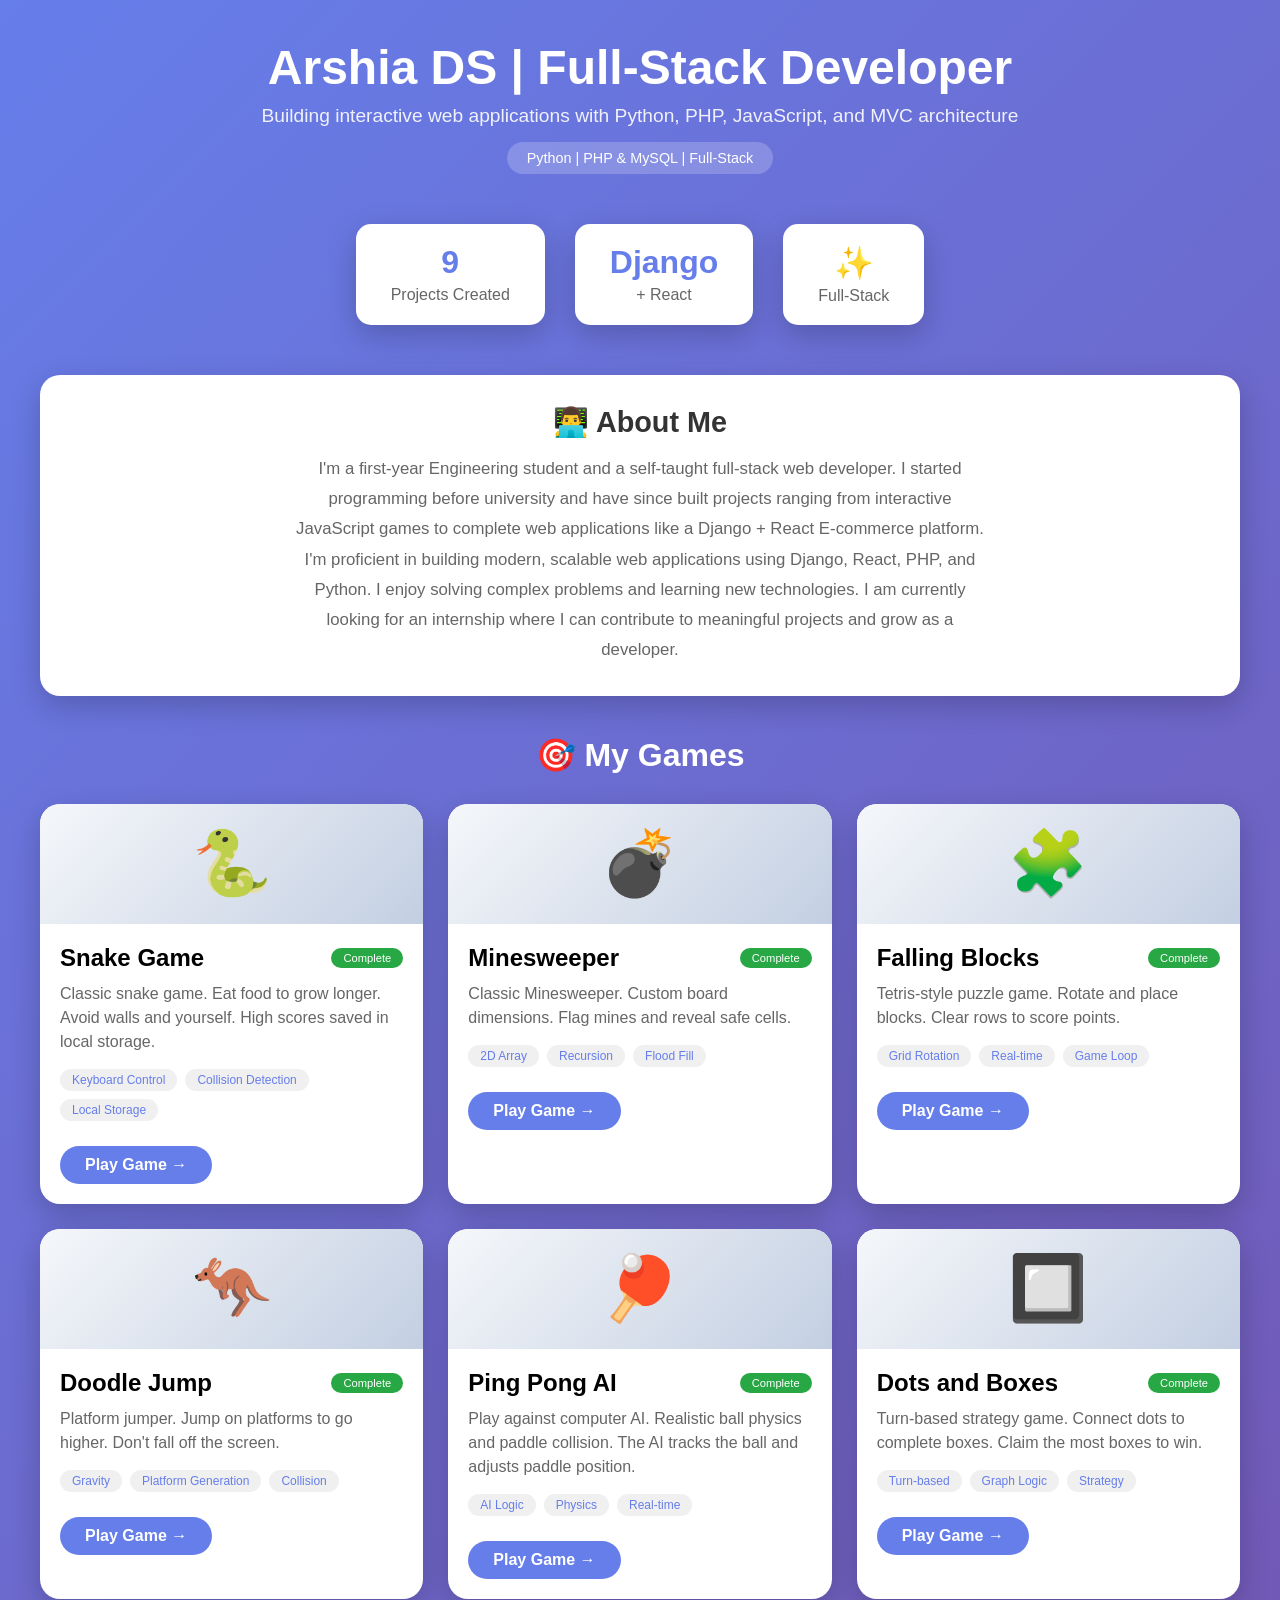
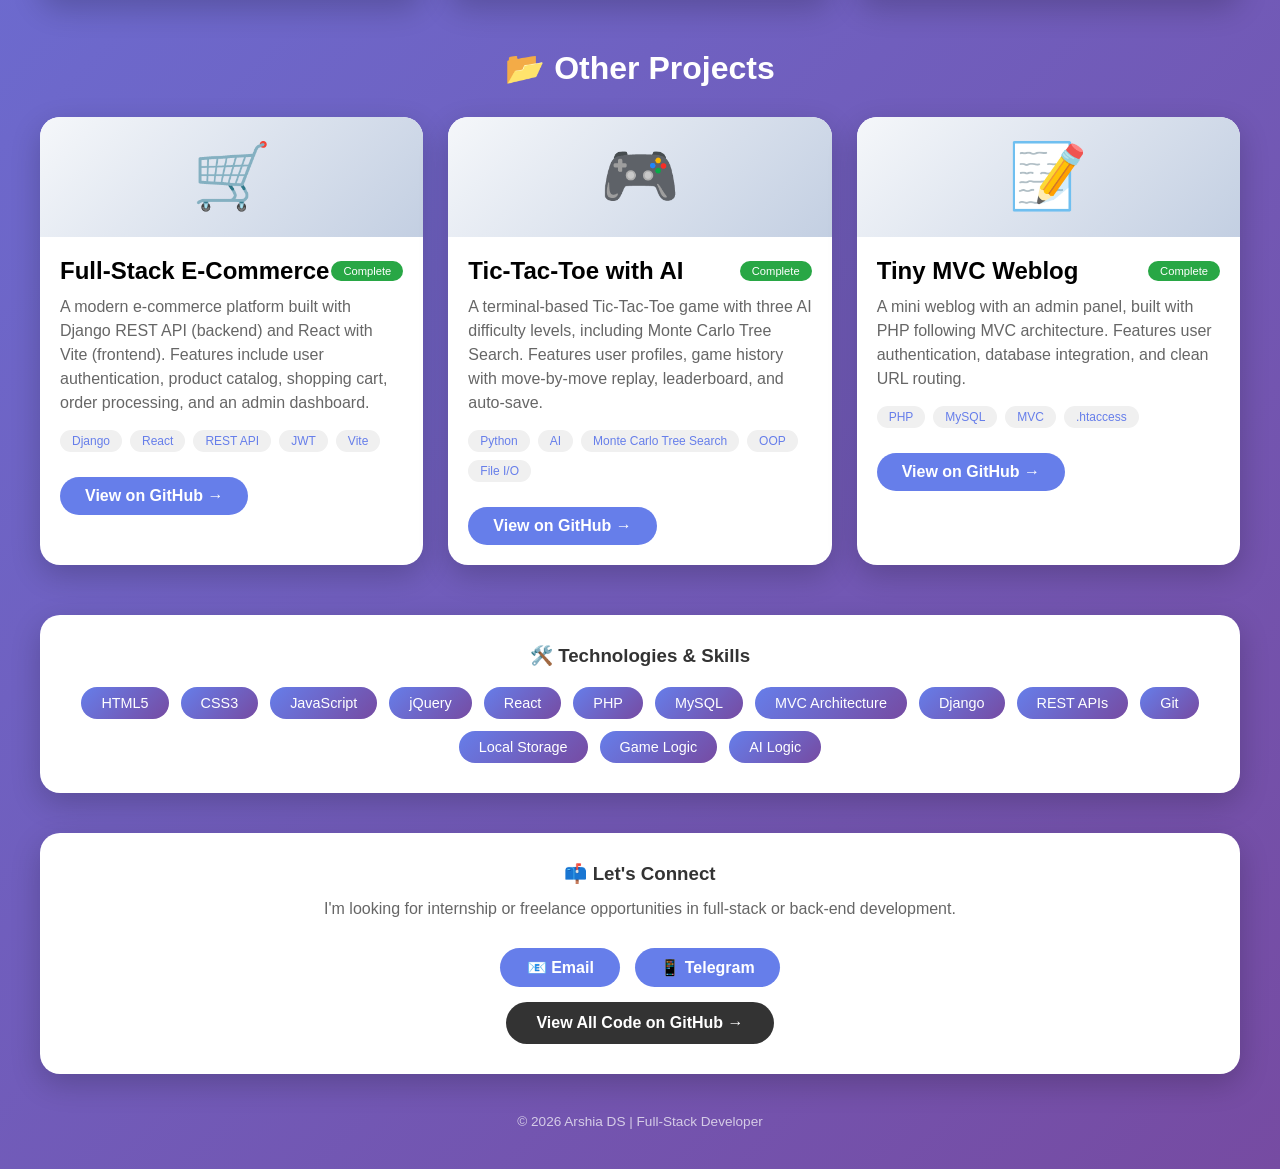
<file: index.html>
<!DOCTYPE html>
<html lang="en">

<head>
    <meta charset="UTF-8">
    <meta name="viewport" content="width=device-width, initial-scale=1.0">
    <title>Arshia DS | Full-Stack Developer</title>
    <link rel="stylesheet" href="style.css">
    <link rel="icon" href="./assets/icon.png">
</head>

<body>
    <div class="container">
        <!-- Header -->
        <div class="header">
            <h1>Arshia DS | Full-Stack Developer</h1>
            <p>Building interactive web applications with Python, PHP, JavaScript, and MVC architecture</p>
            <div class="badge">Python | PHP & MySQL | Full-Stack</div>
        </div>

        <!-- Stats -->
        <div class="stats">
            <div class="stat-card">
                <div class="stat-number">9</div>
                <div class="stat-label">Projects Created</div>
            </div>
            <div class="stat-card">
                <div class="stat-number">Django</div>
                <div class="stat-label">+ React</div>
            </div>
            <div class="stat-card">
                <div class="stat-number">✨</div>
                <div class="stat-label">Full-Stack</div>
            </div>
        </div>

        <!-- About Me Section -->
        <div class="about-section">
            <h3>👨‍💻 About Me</h3>
            <p>
                I'm a first-year Engineering student and a self-taught full-stack web developer.
                I started programming before university and have since built projects ranging from interactive
                JavaScript games to complete web applications like a Django + React E-commerce platform.
            </p>
            <p>
                I'm proficient in building modern, scalable web applications using Django, React, PHP, and Python.
                I enjoy solving complex problems and learning new technologies. I am currently looking for an
                internship where I can contribute to meaningful projects and grow as a developer.
            </p>
        </div>

        <!-- Games Section -->
        <h2 class="section-title">🎯 My Games</h2>
        <div class="games-grid">

            <!-- Snake Game -->
            <div class="game-card">
                <div class="game-icon">🐍</div>
                <div class="game-info">
                    <div class="game-title">
                        Snake Game
                        <span class="status complete">Complete</span>
                    </div>
                    <div class="game-description">
                        Classic snake game. Eat food to grow longer. Avoid walls and yourself. High scores saved in
                        local storage.
                    </div>
                    <div class="skills">
                        <span class="skill-tag">Keyboard Control</span>
                        <span class="skill-tag">Collision Detection</span>
                        <span class="skill-tag">Local Storage</span>
                    </div>
                    <a href="Games/Snake/index.html" class="play-btn" target="_blank">Play Game →</a>
                </div>
            </div>

            <!-- Minesweeper -->
            <div class="game-card">
                <div class="game-icon">💣</div>
                <div class="game-info">
                    <div class="game-title">
                        Minesweeper
                        <span class="status complete">Complete</span>
                    </div>
                    <div class="game-description">
                        Classic Minesweeper. Custom board dimensions. Flag mines and reveal safe cells.
                    </div>
                    <div class="skills">
                        <span class="skill-tag">2D Array</span>
                        <span class="skill-tag">Recursion</span>
                        <span class="skill-tag">Flood Fill</span>
                    </div>
                    <a href="Games/Minesweeper/index.html" class="play-btn" target="_blank">Play Game →</a>
                </div>
            </div>

            <!-- Falling Blocks (Tetris) -->
            <div class="game-card">
                <div class="game-icon">🧩</div>
                <div class="game-info">
                    <div class="game-title">
                        Falling Blocks
                        <span class="status complete">Complete</span>
                    </div>
                    <div class="game-description">
                        Tetris-style puzzle game. Rotate and place blocks. Clear rows to score points.
                    </div>
                    <div class="skills">
                        <span class="skill-tag">Grid Rotation</span>
                        <span class="skill-tag">Real-time</span>
                        <span class="skill-tag">Game Loop</span>
                    </div>
                    <a href="Games/Falling_blocks/index.html" class="play-btn" target="_blank">Play Game →</a>
                </div>
            </div>

            <!-- Doodle Jump -->
            <div class="game-card">
                <div class="game-icon">🦘</div>
                <div class="game-info">
                    <div class="game-title">
                        Doodle Jump
                        <span class="status complete">Complete</span>
                    </div>
                    <div class="game-description">
                        Platform jumper. Jump on platforms to go higher. Don't fall off the screen.
                    </div>
                    <div class="skills">
                        <span class="skill-tag">Gravity</span>
                        <span class="skill-tag">Platform Generation</span>
                        <span class="skill-tag">Collision</span>
                    </div>
                    <a href="Games/Doodle_jump/index.html" class="play-btn" target="_blank">Play Game →</a>
                </div>
            </div>

            <!-- Ping Pong with AI -->
            <div class="game-card">
                <div class="game-icon">🏓</div>
                <div class="game-info">
                    <div class="game-title">
                        Ping Pong AI
                        <span class="status complete">Complete</span>
                    </div>
                    <div class="game-description">
                        Play against computer AI. Realistic ball physics and paddle collision. The AI tracks the ball
                        and adjusts paddle position.
                    </div>
                    <div class="skills">
                        <span class="skill-tag">AI Logic</span>
                        <span class="skill-tag">Physics</span>
                        <span class="skill-tag">Real-time</span>
                    </div>
                    <a href="Games/2D_PingPong/index.html" class="play-btn" target="_blank">Play Game →</a>
                </div>
            </div>

            <!-- Dots and Boxes -->
            <div class="game-card">
                <div class="game-icon">🔲</div>
                <div class="game-info">
                    <div class="game-title">
                        Dots and Boxes
                        <span class="status complete">Complete</span>
                    </div>
                    <div class="game-description">
                        Turn-based strategy game. Connect dots to complete boxes. Claim the most boxes to win.
                    </div>
                    <div class="skills">
                        <span class="skill-tag">Turn-based</span>
                        <span class="skill-tag">Graph Logic</span>
                        <span class="skill-tag">Strategy</span>
                    </div>
                    <a href="Games/Dots_and_lines/index.html" class="play-btn" target="_blank">Play Game →</a>
                </div>
            </div>
        </div>

        <!-- Other Projects Section -->
        <h2 class="section-title">📂 Other Projects</h2>
        <div class="games-grid">
            <!-- E-Commerce Project (NEW) -->
            <div class="game-card">
                <div class="game-icon">🛒</div>
                <div class="game-info">
                    <div class="game-title">
                        Full-Stack E-Commerce
                        <span class="status complete">Complete</span>
                    </div>
                    <div class="game-description">
                        A modern e-commerce platform built with Django REST API (backend) and React with Vite
                        (frontend). Features include user authentication, product catalog, shopping cart, order
                        processing, and an admin dashboard.
                    </div>
                    <div class="skills">
                        <span class="skill-tag">Django</span>
                        <span class="skill-tag">React</span>
                        <span class="skill-tag">REST API</span>
                        <span class="skill-tag">JWT</span>
                        <span class="skill-tag">Vite</span>
                    </div>
                    <a href="https://github.com/ArshiaDSh/E-commerce" class="play-btn" target="_blank">View on GitHub
                        →</a>
                </div>
            </div>
            <!-- Tic-Tac-Toe with AI -->
            <div class="game-card">
                <div class="game-icon">🎮</div>
                <div class="game-info">
                    <div class="game-title">
                        Tic-Tac-Toe with AI
                        <span class="status complete">Complete</span>
                    </div>
                    <div class="game-description">
                        A terminal-based Tic-Tac-Toe game with three AI difficulty levels, including Monte Carlo Tree
                        Search. Features user profiles, game history with move-by-move replay, leaderboard, and
                        auto-save.
                    </div>
                    <div class="skills">
                        <span class="skill-tag">Python</span>
                        <span class="skill-tag">AI</span>
                        <span class="skill-tag">Monte Carlo Tree Search</span>
                        <span class="skill-tag">OOP</span>
                        <span class="skill-tag">File I/O</span>
                    </div>
                    <a href="https://github.com/ArshiaDSh/Tic-Tac-Toe-with-pyhton" class="play-btn" target="_blank">View
                        on GitHub →</a>
                </div>
            </div>

            <!-- Thiny MVC Weblog -->
            <div class="game-card">
                <div class="game-icon">📝</div>
                <div class="game-info">
                    <div class="game-title">
                        Tiny MVC Weblog
                        <span class="status complete">Complete</span>
                    </div>
                    <div class="game-description">
                        A mini weblog with an admin panel, built with PHP following MVC architecture. Features user
                        authentication, database integration, and clean URL routing.
                    </div>
                    <div class="skills">
                        <span class="skill-tag">PHP</span>
                        <span class="skill-tag">MySQL</span>
                        <span class="skill-tag">MVC</span>
                        <span class="skill-tag">.htaccess</span>
                    </div>
                    <a href="https://github.com/ArshiaDSh/Weblog-thiny-mvc" class="play-btn" target="_blank">View on
                        GitHub →</a>
                </div>
            </div>
        </div>

        <!-- Skills Section -->
        <div class="skills-section">
            <h3>🛠️ Technologies & Skills</h3>
            <div class="skills-list">
                <span class="skill-badge">HTML5</span>
                <span class="skill-badge">CSS3</span>
                <span class="skill-badge">JavaScript</span>
                <span class="skill-badge">jQuery</span>
                <span class="skill-badge">React</span>
                <span class="skill-badge">PHP</span>
                <span class="skill-badge">MySQL</span>
                <span class="skill-badge">MVC Architecture</span>
                <span class="skill-badge">Django</span>
                <span class="skill-badge">REST APIs</span>
                <span class="skill-badge">Git</span>
                <span class="skill-badge">Local Storage</span>
                <span class="skill-badge">Game Logic</span>
                <span class="skill-badge">AI Logic</span>

            </div>
        </div>

        <!-- Contact Section -->
        <div class="contact">
            <h3>📫 Let's Connect</h3>
            <p>I'm looking for internship or freelance opportunities in full-stack or back-end development.</p>
            <div class="contact-links"
                style="display:flex; justify-content:center; gap:15px; flex-wrap:wrap; margin:15px 0;">
                <a href="mailto:arshiadsheibani@gmail.com" class="play-btn">📧 Email</a>
                <a href="https://t.me/ArshiaDS" class="play-btn" target="_blank">📱 Telegram</a>
            </div>
            <a href="https://github.com/ArshiaDSh" class="github-link" target="_blank">View All Code on GitHub →</a>
        </div>

        <!-- Footer -->
        <div class="footer">
            <p>© 2026 Arshia DS | Full-Stack Developer</p>
        </div>
    </div>
</body>

</html>
</file>
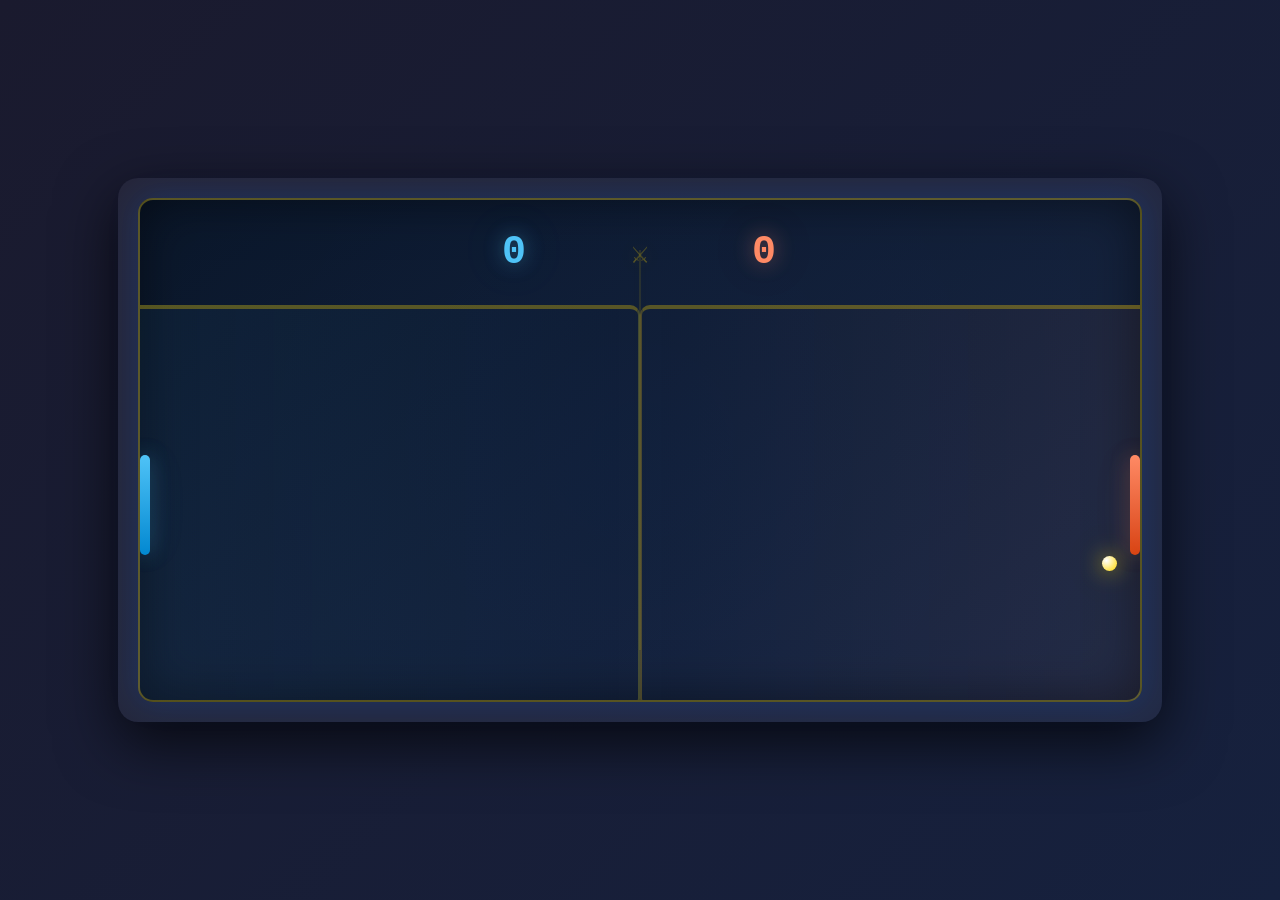
<file: Games/2D_PingPong/index.html>
<!DOCTYPE html>
<html lang="far">

<head>
    <meta charset="UTF-8">
    <meta http-equiv="X-UA-Compatible" content="IE=edge">
    <meta name="viewport" content="width=device-width, initial-scale=1.0">
    <title>Ping Pong</title>
    <link rel="stylesheet" href="style.css">
    <link rel="icon" href="icon.png">
    </style>
</head>

<body>
    <div class="container">
        <div class="play-board">
            <div class="counter-container">
                <div class="left-counter counter">
                    0
                </div>
                <div class="right-counter counter">
                    0
                </div>
            </div>
            <div class="table-container">
                <div class="left-side table">
                    <div class="mover"></div>
                </div>
                <div class="right-side table">
                    <div class="mover"></div>
                </div>
                <div class="ball"></div>
            </div>
        </div>
    </div>
</body>
<script src="jquery-3.3.1.js"></script>
<script src="scripts.js"></script>

</html>
</file>
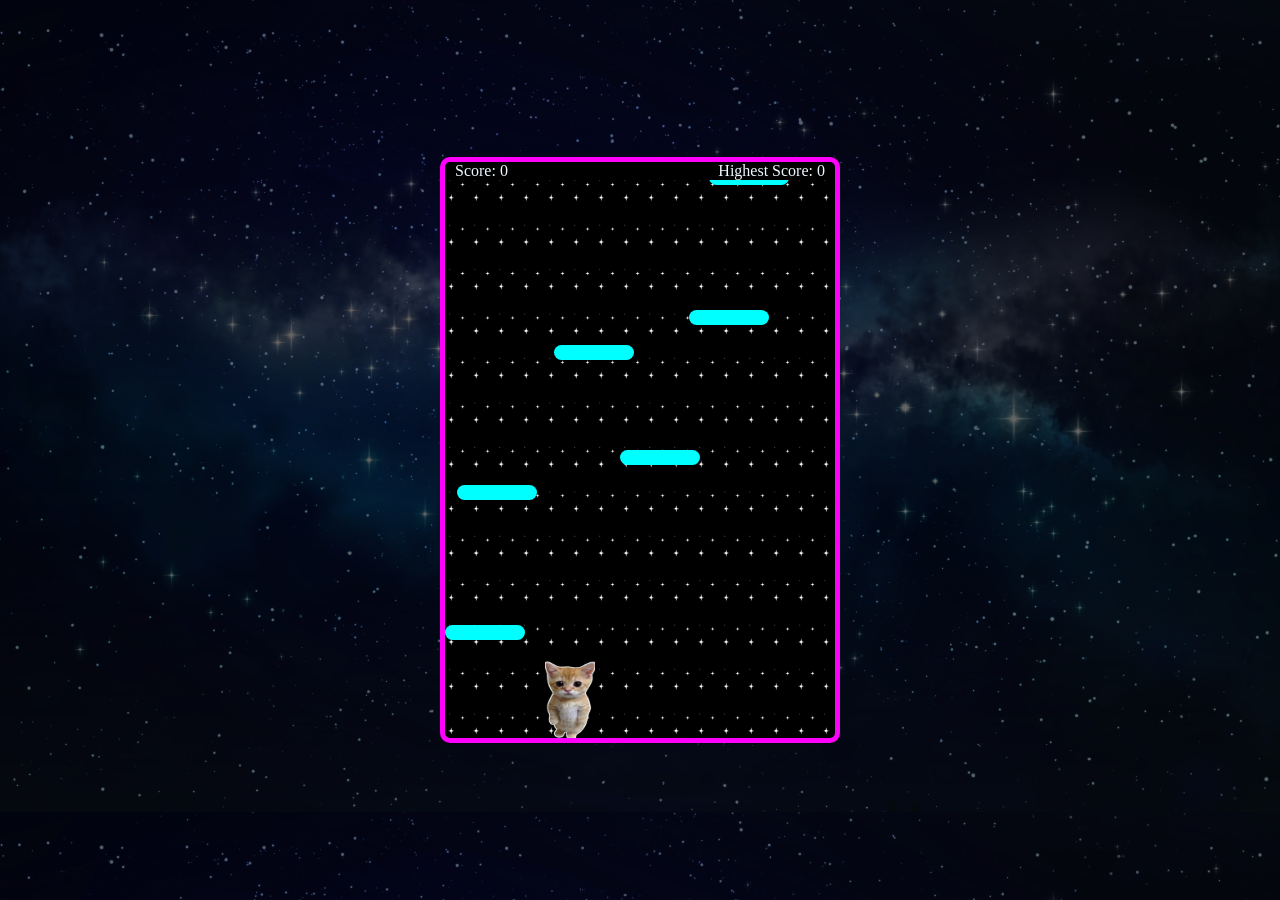
<file: Games/Doodle_jump/index.html>
<!DOCTYPE html>
<html lang="en">

<head>
    <meta charset="UTF-8">
    <meta name="viewport" content="width=device-width, initial-scale=1.0">
    <title>Doodle Jump</title>
    <link rel="stylesheet" href="style.css">
    <link rel="icon" href="assets/character.png">
</head>

<body>
    <div class="container">
        <div class="game">
            <div class="info">
                <div class="score">Score: <span>0</span></div>
                <div class="h-score">Highest Score: <span>0</span></div>
            </div>
            <div class="game-field">
                <div class="row-con">
                    <div class="row ali">
                        <div class="platform"></div>
                    </div>
                </div>
                <div class="player">
                    <img src="assets/character.png" alt="">
                </div>
                <div class="game-over">
                    GAME OVER
                </div>
            </div>

        </div>
    </div>
</body>
<script src="jquery-3.3.1.js"></script>
<script src="scripts.js"></script>

</html>
</file>
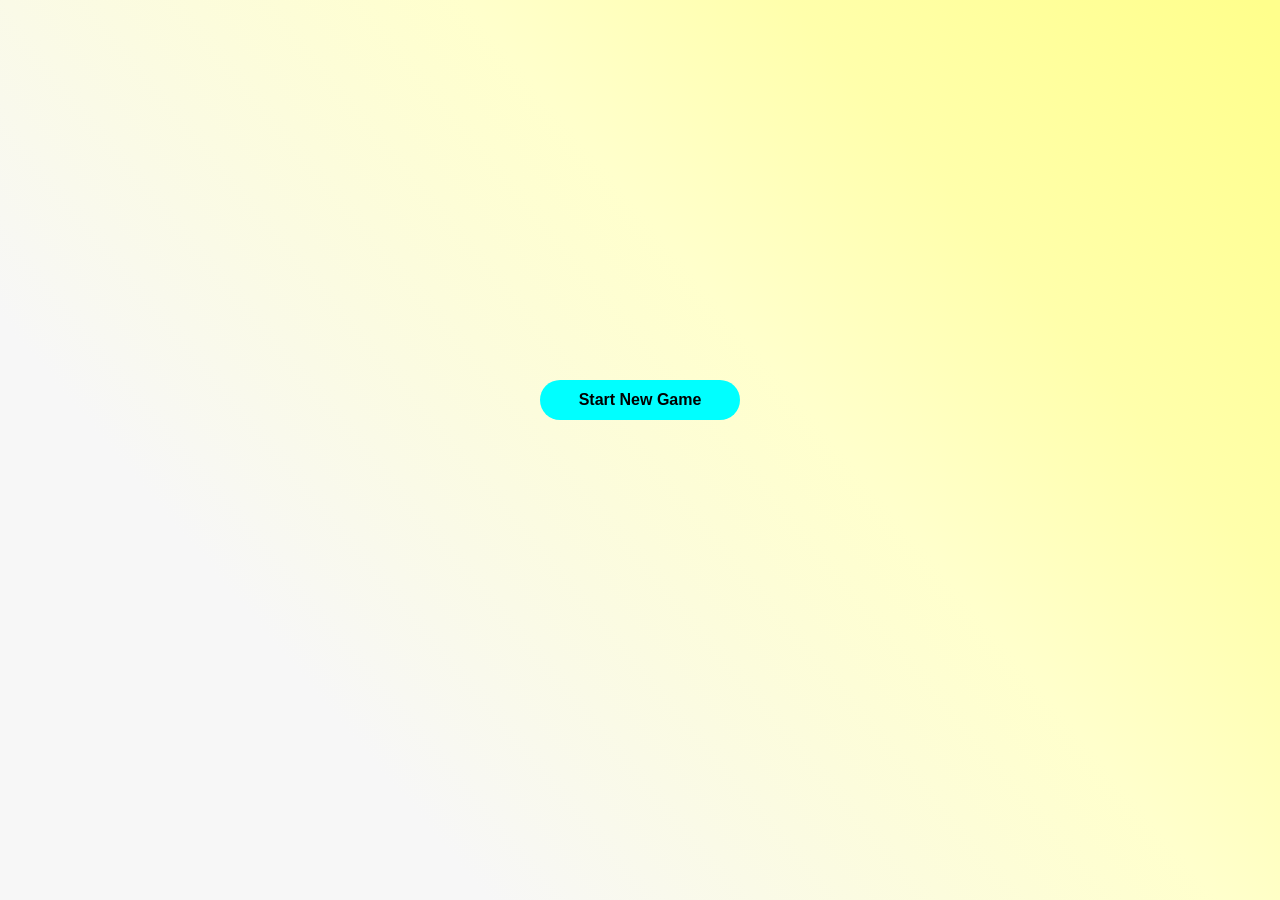
<file: Games/Dots_and_lines/index.html>
<!DOCTYPE html>
<html lang="en">

<head>
    <meta charset="UTF-8">
    <meta name="viewport" content="width=device-width, initial-scale=1.0">
    <title>Dot and Line</title>
    <link rel="stylesheet" href="assets/styles.css">
    <link rel="icon" href="assets/Icon.png">
</head>

<body>
    <div class="container">
        <div class="game">
            <div class="sec g-start">
                <div class="btn s-btn">Start New Game</div>
            </div>
            <div class="sec g-mode" style="display: none;">
                <div class="title">Choose Game Mode</div>
                <div class="btn m-one" mvalue="1">1 v 1</div>
                <div class="btn m-two" mvalue="2" style="display: none;">With pc</div>
            </div>
            <div class="sec g-color" style="display: none;">
                <div class="title">Choose your color</div>
                <div class="colors">
                    <div cvalue="1" class="color blue"></div>
                    <div cvalue="2" class="color red"></div>
                </div>
            </div>
            <div class="sec g-sizes" style="display: none;">
                <div class="title">Choose The Size Of The Board(Larger than 2)</div>
                <div class="sizes">
                    <span class="w s"><input type="number" min="3" required></span>
                    <span class="x">X</span>
                    <span class="h s"><input type="number" min="3" required></span>
                </div>
                <div class="btn c-btn">
                    Confirm
                </div>
            </div>
            <div class="sec g-board" style="display: none;">
                <div class="scores">
                    <div class="score">
                        <div class="color blue active"></div>
                        <span>0</span>
                    </div>
                    <div class="score">
                        <div class="color red"></div>
                        <span>0</span>

                    </div>
                </div>
                <div class="board">
                </div>
            </div>
            <div class="sec g-res" style="display: none;">
                <div class="title">Blue wins!</div>
                <div class="sides">
                    <div class="side">
                        <div class="color blue"></div>
                        <span>0</span>
                    </div>
                    <div class="side">
                        <div class="color red"></div>
                        <span>0</span>

                    </div>
                </div>
                <div class="btn ng-btn">Start A New Game</div>
            </div>
        </div>
    </div>
</body>
<script src="assets/jquery-3.3.1.js"></script>
<script src="assets/scripts.js"></script>


</html>
</file>
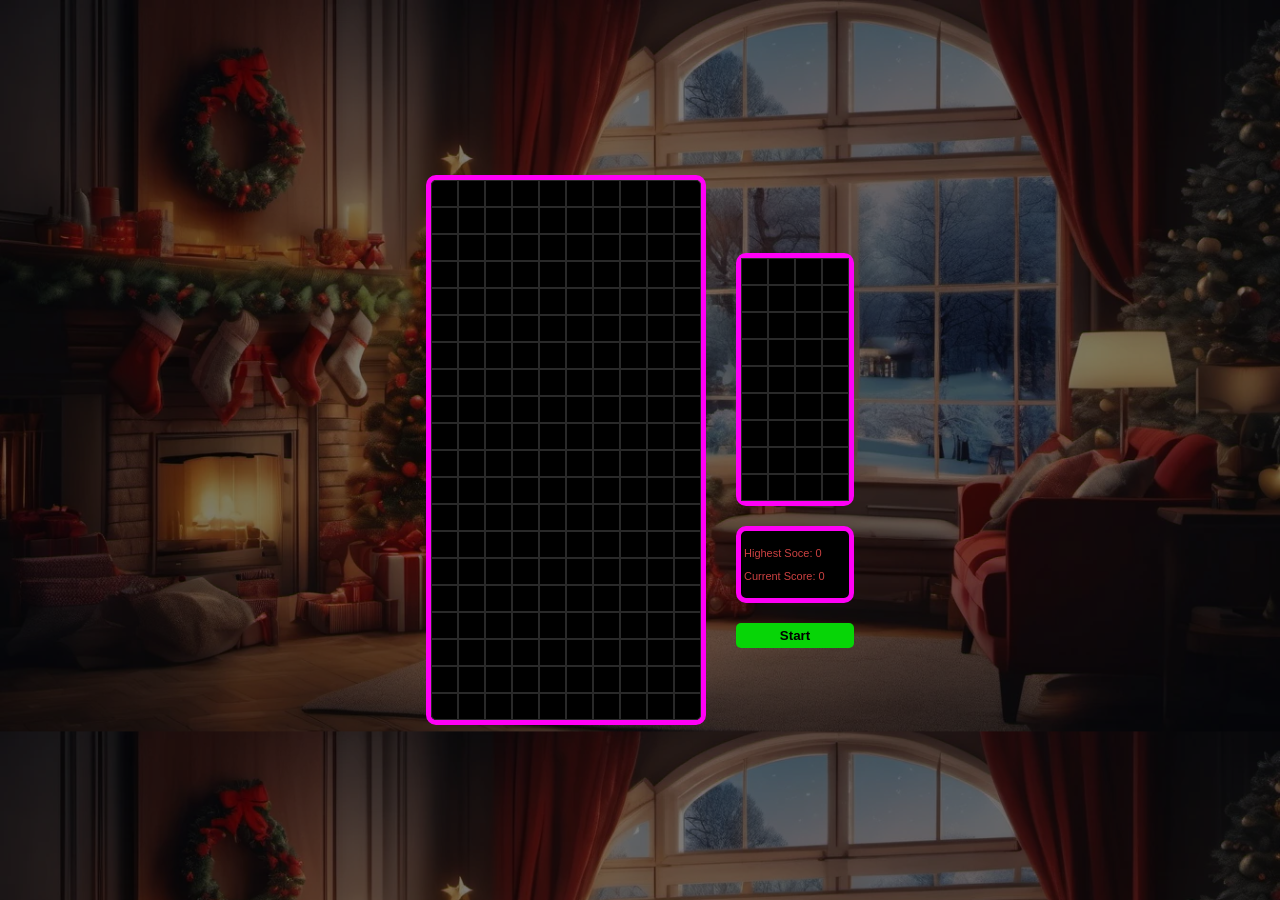
<file: Games/Falling_blocks/index.html>
<!DOCTYPE html>
<html lang="en">

<head>
    <meta charset="UTF-8">
    <meta name="viewport" content="width=device-width, initial-scale=1.0">
    <title>Falling Blocks</title>
    <link rel="stylesheet" href="style.css">
    <link rel="icon" href="./assets/icon.png">
</head>

<body>
    <div class="container">
        <div class="game">
            <div class="game-board">
                <div class="board">
                    <div class="b-row">
                        <div class="b-col active"></div>
                        <div class="b-col active"></div>
                        <div class="b-col active"></div>
                        <div class="b-col active"></div>
                        <div class="b-col active"></div>
                        <div class="b-col active"></div>
                        <div class="b-col active"></div>
                        <div class="b-col active"></div>
                        <div class="b-col active"></div>
                        <div class="b-col active"></div>
                    </div>
                    <div class="b-row">
                        <div class="b-col active"></div>
                        <div class="b-col active"></div>
                        <div class="b-col active"></div>
                        <div class="b-col active"></div>
                        <div class="b-col active"></div>
                        <div class="b-col active"></div>
                        <div class="b-col active"></div>
                        <div class="b-col active"></div>
                        <div class="b-col active"></div>
                        <div class="b-col active"></div>
                    </div>
                    <div class="b-row">
                        <div class="b-col active"></div>
                        <div class="b-col active"></div>
                        <div class="b-col active"></div>
                        <div class="b-col active"></div>
                        <div class="b-col active"></div>
                        <div class="b-col active"></div>
                        <div class="b-col active"></div>
                        <div class="b-col active"></div>
                        <div class="b-col active"></div>
                        <div class="b-col active"></div>
                    </div>
                    <div class="b-row">
                        <div class="b-col active"></div>
                        <div class="b-col active"></div>
                        <div class="b-col active"></div>
                        <div class="b-col active"></div>
                        <div class="b-col active"></div>
                        <div class="b-col active"></div>
                        <div class="b-col active"></div>
                        <div class="b-col active"></div>
                        <div class="b-col active"></div>
                        <div class="b-col active"></div>
                    </div>
                    <div class="b-row">
                        <div class="b-col active"></div>
                        <div class="b-col active"></div>
                        <div class="b-col active"></div>
                        <div class="b-col active"></div>
                        <div class="b-col active"></div>
                        <div class="b-col active"></div>
                        <div class="b-col active"></div>
                        <div class="b-col active"></div>
                        <div class="b-col active"></div>
                        <div class="b-col active"></div>
                    </div>
                    <div class="b-row">
                        <div class="b-col active"></div>
                        <div class="b-col active"></div>
                        <div class="b-col active"></div>
                        <div class="b-col active"></div>
                        <div class="b-col active"></div>
                        <div class="b-col active"></div>
                        <div class="b-col active"></div>
                        <div class="b-col active"></div>
                        <div class="b-col active"></div>
                        <div class="b-col active"></div>
                    </div>
                    <div class="b-row">
                        <div class="b-col active"></div>
                        <div class="b-col active"></div>
                        <div class="b-col active"></div>
                        <div class="b-col active"></div>
                        <div class="b-col active"></div>
                        <div class="b-col active"></div>
                        <div class="b-col active"></div>
                        <div class="b-col active"></div>
                        <div class="b-col active"></div>
                        <div class="b-col active"></div>
                    </div>
                    <div class="b-row">
                        <div class="b-col active"></div>
                        <div class="b-col active"></div>
                        <div class="b-col active"></div>
                        <div class="b-col active"></div>
                        <div class="b-col active"></div>
                        <div class="b-col active "></div>
                        <div class="b-col active"></div>
                        <div class="b-col active"></div>
                        <div class="b-col active"></div>
                        <div class="b-col active"></div>
                    </div>
                    <div class="b-row">
                        <div class="b-col active"></div>
                        <div class="b-col active"></div>
                        <div class="b-col active"></div>
                        <div class="b-col active"></div>
                        <div class="b-col active"></div>
                        <div class="b-col active"></div>
                        <div class="b-col active"></div>
                        <div class="b-col active"></div>
                        <div class="b-col active"></div>
                        <div class="b-col active"></div>
                    </div>
                    <div class="b-row">
                        <div class="b-col active"></div>
                        <div class="b-col active"></div>
                        <div class="b-col active"></div>
                        <div class="b-col active"></div>
                        <div class="b-col active"></div>
                        <div class="b-col active"></div>
                        <div class="b-col active"></div>
                        <div class="b-col active"></div>
                        <div class="b-col active"></div>
                        <div class="b-col active"></div>
                    </div>
                    <div class="b-row">
                        <div class="b-col active"></div>
                        <div class="b-col active"></div>
                        <div class="b-col active"></div>
                        <div class="b-col active"></div>
                        <div class="b-col active"></div>
                        <div class="b-col active"></div>
                        <div class="b-col active"></div>
                        <div class="b-col active"></div>
                        <div class="b-col active"></div>
                        <div class="b-col active"></div>
                    </div>
                    <div class="b-row">
                        <div class="b-col active"></div>
                        <div class="b-col active"></div>
                        <div class="b-col active"></div>
                        <div class="b-col active"></div>
                        <div class="b-col active"></div>
                        <div class="b-col active"></div>
                        <div class="b-col active"></div>
                        <div class="b-col active"></div>
                        <div class="b-col active"></div>
                        <div class="b-col active"></div>
                    </div>
                    <div class="b-row">
                        <div class="b-col active"></div>
                        <div class="b-col active"></div>
                        <div class="b-col active"></div>
                        <div class="b-col active"></div>
                        <div class="b-col active"></div>
                        <div class="b-col active"></div>
                        <div class="b-col active"></div>
                        <div class="b-col active"></div>
                        <div class="b-col active"></div>
                        <div class="b-col active"></div>
                    </div>
                    <div class="b-row">
                        <div class="b-col active"></div>
                        <div class="b-col active"></div>
                        <div class="b-col active"></div>
                        <div class="b-col active"></div>
                        <div class="b-col active"></div>
                        <div class="b-col active"></div>
                        <div class="b-col active"></div>
                        <div class="b-col active"></div>
                        <div class="b-col active"></div>
                        <div class="b-col active"></div>
                    </div>
                    <div class="b-row">
                        <div class="b-col active"></div>
                        <div class="b-col active"></div>
                        <div class="b-col active"></div>
                        <div class="b-col active"></div>
                        <div class="b-col active"></div>
                        <div class="b-col active"></div>
                        <div class="b-col active"></div>
                        <div class="b-col active"></div>
                        <div class="b-col active"></div>
                        <div class="b-col active"></div>
                    </div>
                    <div class="b-row">
                        <div class="b-col active"></div>
                        <div class="b-col active"></div>
                        <div class="b-col active"></div>
                        <div class="b-col active"></div>
                        <div class="b-col active"></div>
                        <div class="b-col active"></div>
                        <div class="b-col active"></div>
                        <div class="b-col active"></div>
                        <div class="b-col active"></div>
                        <div class="b-col active"></div>
                    </div>
                    <div class="b-row">
                        <div class="b-col active"></div>
                        <div class="b-col active"></div>
                        <div class="b-col active"></div>
                        <div class="b-col active"></div>
                        <div class="b-col active"></div>
                        <div class="b-col active"></div>
                        <div class="b-col active"></div>
                        <div class="b-col active"></div>
                        <div class="b-col active"></div>
                        <div class="b-col active"></div>
                    </div>
                    <div class="b-row">
                        <div class="b-col active"></div>
                        <div class="b-col active"></div>
                        <div class="b-col active"></div>
                        <div class="b-col active"></div>
                        <div class="b-col active"></div>
                        <div class="b-col active"></div>
                        <div class="b-col active"></div>
                        <div class="b-col active"></div>
                        <div class="b-col active"></div>
                        <div class="b-col active"></div>
                    </div>
                    <div class="b-row">
                        <div class="b-col active"></div>
                        <div class="b-col active"></div>
                        <div class="b-col active"></div>
                        <div class="b-col active"></div>
                        <div class="b-col active"></div>
                        <div class="b-col active"></div>
                        <div class="b-col active"></div>
                        <div class="b-col active"></div>
                        <div class="b-col active"></div>
                        <div class="b-col active"></div>
                    </div>
                    <div class="b-row">
                        <div class="b-col active"></div>
                        <div class="b-col active"></div>
                        <div class="b-col active"></div>
                        <div class="b-col active"></div>
                        <div class="b-col active"></div>
                        <div class="b-col active"></div>
                        <div class="b-col active"></div>
                        <div class="b-col active"></div>
                        <div class="b-col active"></div>
                        <div class="b-col active"></div>
                    </div>
                </div>
            </div>
            <div class="game-info">
                <div class="next">
                    <div class="n-row">
                        <div class="n-col"></div>
                        <div class="n-col"></div>
                        <div class="n-col"></div>
                        <div class="n-col"></div>
                    </div>
                    <div class="n-row">
                        <div class="n-col"></div>
                        <div class="n-col"></div>
                        <div class="n-col"></div>
                        <div class="n-col"></div>
                    </div>
                    <div class="n-row">
                        <div class="n-col"></div>
                        <div class="n-col"></div>
                        <div class="n-col"></div>
                        <div class="n-col"></div>
                    </div>
                    <div class="n-row">
                        <div class="n-col"></div>
                        <div class="n-col"></div>
                        <div class="n-col"></div>
                        <div class="n-col"></div>
                    </div>
                    <div class="n-row">
                        <div class="n-col"></div>
                        <div class="n-col"></div>
                        <div class="n-col"></div>
                        <div class="n-col"></div>
                    </div>
                    <div class="n-row">
                        <div class="n-col"></div>
                        <div class="n-col"></div>
                        <div class="n-col"></div>
                        <div class="n-col"></div>
                    </div>
                    <div class="n-row">
                        <div class="n-col"></div>
                        <div class="n-col"></div>
                        <div class="n-col"></div>
                        <div class="n-col"></div>
                    </div>
                    <div class="n-row">
                        <div class="n-col"></div>
                        <div class="n-col"></div>
                        <div class="n-col"></div>
                        <div class="n-col"></div>
                    </div>
                    <div class="n-row">
                        <div class="n-col"></div>
                        <div class="n-col"></div>
                        <div class="n-col"></div>
                        <div class="n-col"></div>
                    </div>
                </div>
                <div class="score">
                    <div class="h-score">
                        <p>Highest Soce: <span>0</span></p>
                    </div>
                    <div class="c-score">
                        <p>Current Score: <span>0</span></p>
                    </div>
                </div>
                <div class="btn">
                    <button class="start">Start</button>
                </div>
            </div>
        </div>

    </div>
</body>
<script src="jquery-3.3.1.js"></script>
<script src="scripts.js"></script>

</html>
</file>
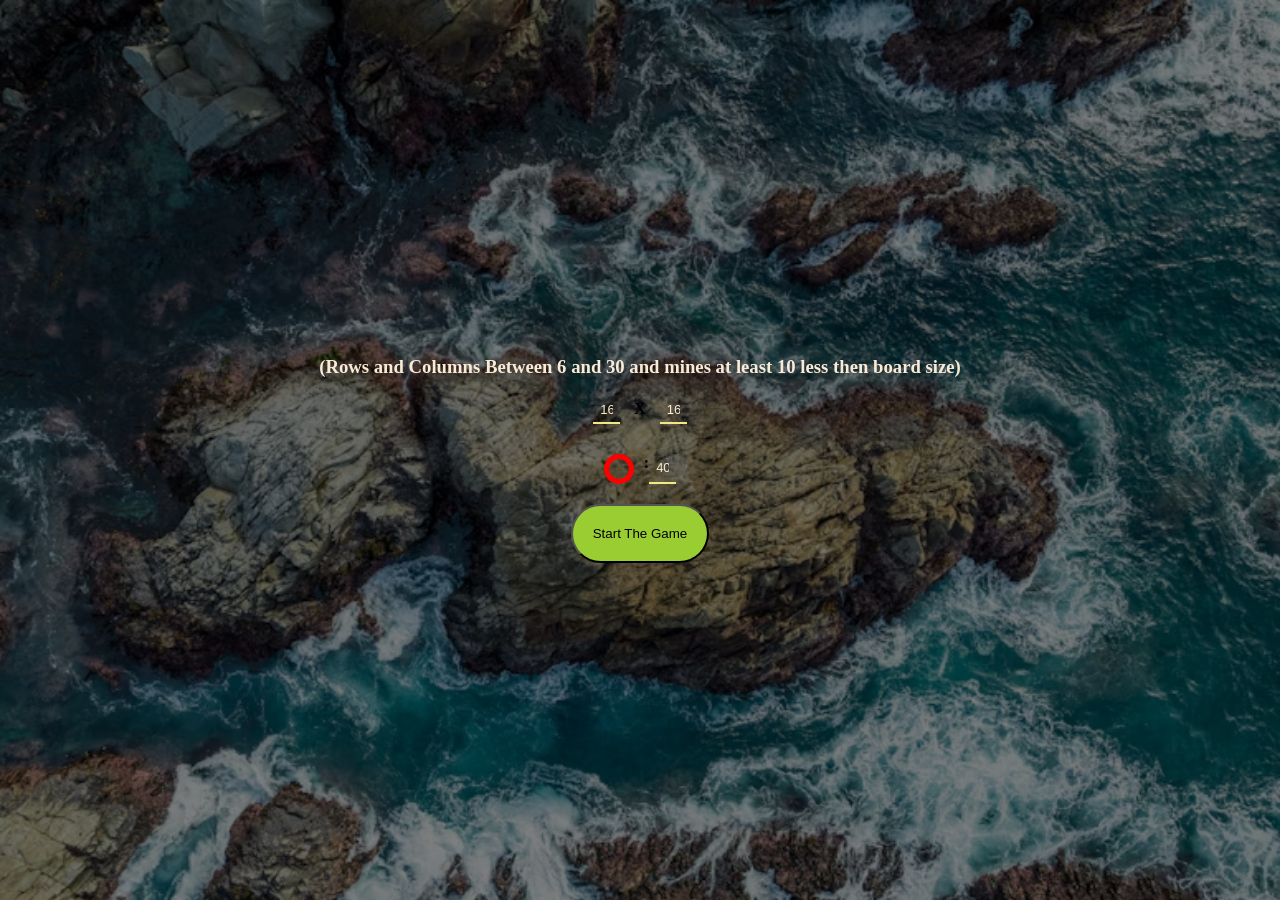
<file: Games/Minesweeper/index.html>
<!DOCTYPE html>
<html lang="fa">

<head>
    <meta charset="UTF-8" />
    <meta http-equiv="X-UA-Compatible" content="IE=edge" />
    <meta name="viewport" content="width=device-width, initial-scale=1.0" />
    <title>Minesweeper</title>
    <link rel="stylesheet" href="assets/styles.css">
    <link rel="icon" href="assets/icon.png">

</head>

<body>
    <div class="container">
        <div class="cords">
            <h3>(Rows and Columns Between 6 and 30 and mines at least 10 less then board size)</h3>
            <div class="c-row">
                <span class="w"><input type="text" value="16"></span>
                <span class="x">X</span>
                <span class="h"><input type="text" value="16"></span>
                <span class="mine">
                    <div class="flag"></div>:<input type="text" value="40">
                </span>
            </div>
            <button class="btn">Start The Game</button>
        </div>
        <div class="play-board" style="display: none;">

        </div>
        <div class="counter" style="display: none;">
            <div class="game-over" style="display: none;">
                <div class="result"></div>
                <div class="time"></div>
                <button class="reset-btn">New Game</button>
            </div>
            <div class="flag-con">
                <div class="flag"></div>
                <span>:</span>
                <div class="flag-count"></div>
            </div>
            <div class="timer"></div>
        </div>
    </div>
</body>
<script src="assets/jquery-3.3.1.js"></script>
<script src="assets/scripts.js"></script>

</html>
</file>
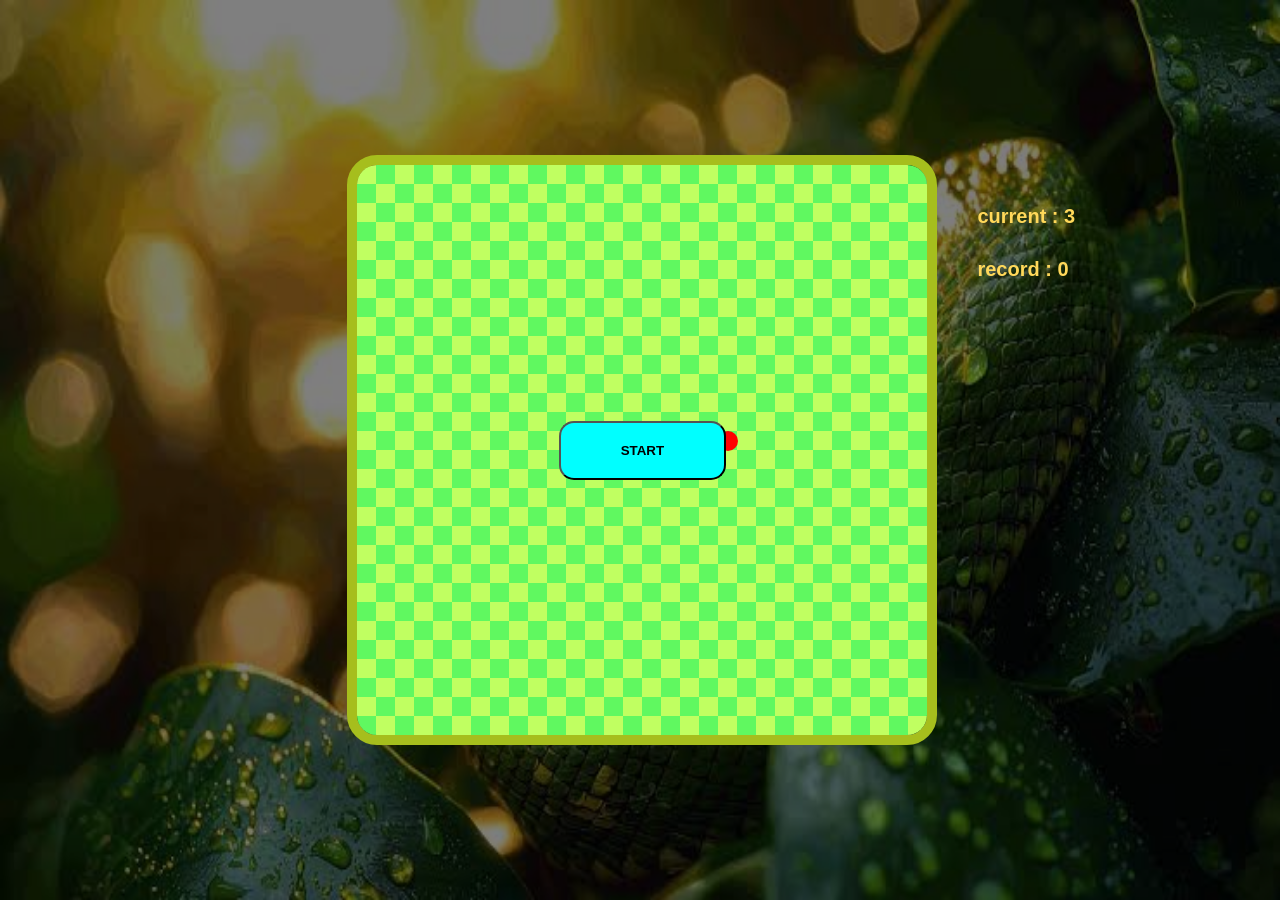
<file: Games/Snake/index.html>
<!DOCTYPE html>
<html lang="en">

<head>
    <meta charset="UTF-8">
    <meta http-equiv="X-UA-Compatible" content="IE=edge">
    <meta name="viewport" content="width=device-width, initial-scale=1.0">
    <title>Snake</title>
    <link rel="stylesheet" href="style.css">
    <link rel="icon" href="assets/icon.png">
</head>

<body>
    <div class="container">
        <div class="play-ground">
            <div class="row">
                <div class="col"></div>
                <div class="col"></div>
                <div class="col"></div>
                <div class="col"></div>
                <div class="col"></div>
                <div class="col"></div>
                <div class="col"></div>
                <div class="col"></div>
                <div class="col"></div>
                <div class="col"></div>
                <div class="col"></div>
                <div class="col"></div>
                <div class="col"></div>
                <div class="col"></div>
                <div class="col"></div>
                <div class="col"></div>
                <div class="col"></div>
                <div class="col"></div>
                <div class="col"></div>
                <div class="col"></div>
                <div class="col"></div>
                <div class="col"></div>
                <div class="col"></div>
                <div class="col"></div>
                <div class="col"></div>
                <div class="col"></div>
                <div class="col"></div>
                <div class="col"></div>
                <div class="col"></div>
                <div class="col"></div>
            </div>
            <div class="row">
                <div class="col"></div>
                <div class="col"></div>
                <div class="col"></div>
                <div class="col"></div>
                <div class="col"></div>
                <div class="col"></div>
                <div class="col"></div>
                <div class="col"></div>
                <div class="col"></div>
                <div class="col"></div>
                <div class="col"></div>
                <div class="col"></div>
                <div class="col"></div>
                <div class="col"></div>
                <div class="col"></div>
                <div class="col"></div>
                <div class="col"></div>
                <div class="col"></div>
                <div class="col"></div>
                <div class="col"></div>
                <div class="col"></div>
                <div class="col"></div>
                <div class="col"></div>
                <div class="col"></div>
                <div class="col"></div>
                <div class="col"></div>
                <div class="col"></div>
                <div class="col"></div>
                <div class="col"></div>
                <div class="col"></div>
            </div>
            <div class="row">
                <div class="col"></div>
                <div class="col"></div>
                <div class="col"></div>
                <div class="col"></div>
                <div class="col"></div>
                <div class="col"></div>
                <div class="col"></div>
                <div class="col"></div>
                <div class="col"></div>
                <div class="col"></div>
                <div class="col"></div>
                <div class="col"></div>
                <div class="col"></div>
                <div class="col"></div>
                <div class="col"></div>
                <div class="col"></div>
                <div class="col"></div>
                <div class="col"></div>
                <div class="col"></div>
                <div class="col"></div>
                <div class="col"></div>
                <div class="col"></div>
                <div class="col"></div>
                <div class="col"></div>
                <div class="col"></div>
                <div class="col"></div>
                <div class="col"></div>
                <div class="col"></div>
                <div class="col"></div>
                <div class="col"></div>
            </div>
            <div class="row">
                <div class="col"></div>
                <div class="col"></div>
                <div class="col"></div>
                <div class="col"></div>
                <div class="col"></div>
                <div class="col"></div>
                <div class="col"></div>
                <div class="col"></div>
                <div class="col"></div>
                <div class="col"></div>
                <div class="col"></div>
                <div class="col"></div>
                <div class="col"></div>
                <div class="col"></div>
                <div class="col"></div>
                <div class="col"></div>
                <div class="col"></div>
                <div class="col"></div>
                <div class="col"></div>
                <div class="col"></div>
                <div class="col"></div>
                <div class="col"></div>
                <div class="col"></div>
                <div class="col"></div>
                <div class="col"></div>
                <div class="col"></div>
                <div class="col"></div>
                <div class="col"></div>
                <div class="col"></div>
                <div class="col"></div>
            </div>
            <div class="row">
                <div class="col"></div>
                <div class="col"></div>
                <div class="col"></div>
                <div class="col"></div>
                <div class="col"></div>
                <div class="col"></div>
                <div class="col"></div>
                <div class="col"></div>
                <div class="col"></div>
                <div class="col"></div>
                <div class="col"></div>
                <div class="col"></div>
                <div class="col"></div>
                <div class="col"></div>
                <div class="col"></div>
                <div class="col"></div>
                <div class="col"></div>
                <div class="col"></div>
                <div class="col"></div>
                <div class="col"></div>
                <div class="col"></div>
                <div class="col"></div>
                <div class="col"></div>
                <div class="col"></div>
                <div class="col"></div>
                <div class="col"></div>
                <div class="col"></div>
                <div class="col"></div>
                <div class="col"></div>
                <div class="col"></div>
            </div>
            <div class="row">
                <div class="col"></div>
                <div class="col"></div>
                <div class="col"></div>
                <div class="col"></div>
                <div class="col"></div>
                <div class="col"></div>
                <div class="col"></div>
                <div class="col"></div>
                <div class="col"></div>
                <div class="col"></div>
                <div class="col"></div>
                <div class="col"></div>
                <div class="col"></div>
                <div class="col"></div>
                <div class="col"></div>
                <div class="col"></div>
                <div class="col"></div>
                <div class="col"></div>
                <div class="col"></div>
                <div class="col"></div>
                <div class="col"></div>
                <div class="col"></div>
                <div class="col"></div>
                <div class="col"></div>
                <div class="col"></div>
                <div class="col"></div>
                <div class="col"></div>
                <div class="col"></div>
                <div class="col"></div>
                <div class="col"></div>
            </div>
            <div class="row">
                <div class="col"></div>
                <div class="col"></div>
                <div class="col"></div>
                <div class="col"></div>
                <div class="col"></div>
                <div class="col"></div>
                <div class="col"></div>
                <div class="col"></div>
                <div class="col"></div>
                <div class="col"></div>
                <div class="col"></div>
                <div class="col"></div>
                <div class="col"></div>
                <div class="col"></div>
                <div class="col"></div>
                <div class="col"></div>
                <div class="col"></div>
                <div class="col"></div>
                <div class="col"></div>
                <div class="col"></div>
                <div class="col"></div>
                <div class="col"></div>
                <div class="col"></div>
                <div class="col"></div>
                <div class="col"></div>
                <div class="col"></div>
                <div class="col"></div>
                <div class="col"></div>
                <div class="col"></div>
                <div class="col"></div>
            </div>
            <div class="row">
                <div class="col"></div>
                <div class="col"></div>
                <div class="col"></div>
                <div class="col"></div>
                <div class="col"></div>
                <div class="col"></div>
                <div class="col"></div>
                <div class="col"></div>
                <div class="col"></div>
                <div class="col"></div>
                <div class="col"></div>
                <div class="col"></div>
                <div class="col"></div>
                <div class="col"></div>
                <div class="col"></div>
                <div class="col"></div>
                <div class="col"></div>
                <div class="col"></div>
                <div class="col"></div>
                <div class="col"></div>
                <div class="col"></div>
                <div class="col"></div>
                <div class="col"></div>
                <div class="col"></div>
                <div class="col"></div>
                <div class="col"></div>
                <div class="col"></div>
                <div class="col"></div>
                <div class="col"></div>
                <div class="col"></div>
            </div>
            <div class="row">
                <div class="col"></div>
                <div class="col"></div>
                <div class="col"></div>
                <div class="col"></div>
                <div class="col"></div>
                <div class="col"></div>
                <div class="col"></div>
                <div class="col"></div>
                <div class="col"></div>
                <div class="col"></div>
                <div class="col"></div>
                <div class="col"></div>
                <div class="col"></div>
                <div class="col"></div>
                <div class="col"></div>
                <div class="col"></div>
                <div class="col"></div>
                <div class="col"></div>
                <div class="col"></div>
                <div class="col"></div>
                <div class="col"></div>
                <div class="col"></div>
                <div class="col"></div>
                <div class="col"></div>
                <div class="col"></div>
                <div class="col"></div>
                <div class="col"></div>
                <div class="col"></div>
                <div class="col"></div>
                <div class="col"></div>
            </div>
            <div class="row">
                <div class="col"></div>
                <div class="col"></div>
                <div class="col"></div>
                <div class="col"></div>
                <div class="col"></div>
                <div class="col"></div>
                <div class="col"></div>
                <div class="col"></div>
                <div class="col"></div>
                <div class="col"></div>
                <div class="col"></div>
                <div class="col"></div>
                <div class="col"></div>
                <div class="col"></div>
                <div class="col"></div>
                <div class="col"></div>
                <div class="col"></div>
                <div class="col"></div>
                <div class="col"></div>
                <div class="col"></div>
                <div class="col"></div>
                <div class="col"></div>
                <div class="col"></div>
                <div class="col"></div>
                <div class="col"></div>
                <div class="col"></div>
                <div class="col"></div>
                <div class="col"></div>
                <div class="col"></div>
                <div class="col"></div>
            </div>
            <div class="row">
                <div class="col"></div>
                <div class="col"></div>
                <div class="col"></div>
                <div class="col"></div>
                <div class="col"></div>
                <div class="col"></div>
                <div class="col"></div>
                <div class="col"></div>
                <div class="col"></div>
                <div class="col"></div>
                <div class="col"></div>
                <div class="col"></div>
                <div class="col"></div>
                <div class="col"></div>
                <div class="col"></div>
                <div class="col"></div>
                <div class="col"></div>
                <div class="col"></div>
                <div class="col"></div>
                <div class="col"></div>
                <div class="col"></div>
                <div class="col"></div>
                <div class="col"></div>
                <div class="col"></div>
                <div class="col"></div>
                <div class="col"></div>
                <div class="col"></div>
                <div class="col"></div>
                <div class="col"></div>
                <div class="col"></div>
            </div>
            <div class="row">
                <div class="col"></div>
                <div class="col"></div>
                <div class="col"></div>
                <div class="col"></div>
                <div class="col"></div>
                <div class="col"></div>
                <div class="col"></div>
                <div class="col"></div>
                <div class="col"></div>
                <div class="col"></div>
                <div class="col"></div>
                <div class="col"></div>
                <div class="col"></div>
                <div class="col"></div>
                <div class="col"></div>
                <div class="col"></div>
                <div class="col"></div>
                <div class="col"></div>
                <div class="col"></div>
                <div class="col"></div>
                <div class="col"></div>
                <div class="col"></div>
                <div class="col"></div>
                <div class="col"></div>
                <div class="col"></div>
                <div class="col"></div>
                <div class="col"></div>
                <div class="col"></div>
                <div class="col"></div>
                <div class="col"></div>
            </div>
            <div class="row">
                <div class="col"></div>
                <div class="col"></div>
                <div class="col"></div>
                <div class="col"></div>
                <div class="col"></div>
                <div class="col"></div>
                <div class="col"></div>
                <div class="col"></div>
                <div class="col"></div>
                <div class="col"></div>
                <div class="col"></div>
                <div class="col"></div>
                <div class="col"></div>
                <div class="col"></div>
                <div class="col"></div>
                <div class="col"></div>
                <div class="col"></div>
                <div class="col"></div>
                <div class="col"></div>
                <div class="col"></div>
                <div class="col"></div>
                <div class="col"></div>
                <div class="col"></div>
                <div class="col"></div>
                <div class="col"></div>
                <div class="col"></div>
                <div class="col"></div>
                <div class="col"></div>
                <div class="col"></div>
                <div class="col"></div>
            </div>
            <div class="row">
                <div class="col"></div>
                <div class="col"></div>
                <div class="col"></div>
                <div class="col"></div>
                <div class="col"></div>
                <div class="col"></div>
                <div class="col"></div>
                <div class="col"></div>
                <div class="col"></div>
                <div class="col"></div>
                <div class="col"></div>
                <div class="col"></div>
                <div class="col"></div>
                <div class="col"></div>
                <div class="col"></div>
                <div class="col"></div>
                <div class="col"></div>
                <div class="col"></div>
                <div class="col"></div>
                <div class="col"></div>
                <div class="col"></div>
                <div class="col"></div>
                <div class="col"></div>
                <div class="col"></div>
                <div class="col"></div>
                <div class="col"></div>
                <div class="col"></div>
                <div class="col"></div>
                <div class="col"></div>
                <div class="col"></div>
            </div>
            <div class="row">
                <div class="col"></div>
                <div class="col"></div>
                <div class="col"></div>
                <div class="col"></div>
                <div class="col"></div>
                <div class="col"></div>
                <div class="col"></div>
                <div class="col"></div>
                <div class="col"></div>
                <div class="col"></div>
                <div class="col"></div>
                <div class="col"></div>
                <div class="col"></div>
                <div class="col"></div>
                <div class="col"></div>
                <div class="col"></div>
                <div class="col"></div>
                <div class="col"></div>
                <div class="col"></div>
                <div class="col"></div>
                <div class="col"></div>
                <div class="col"></div>
                <div class="col"></div>
                <div class="col"></div>
                <div class="col"></div>
                <div class="col"></div>
                <div class="col"></div>
                <div class="col"></div>
                <div class="col"></div>
                <div class="col"></div>
            </div>
            <div class="row">
                <div class="col"></div>
                <div class="col"></div>
                <div class="col"></div>
                <div class="col"></div>
                <div class="col"></div>
                <div class="col"></div>
                <div class="col"></div>
                <div class="col"></div>
                <div class="col"></div>
                <div class="col"></div>
                <div class="col"></div>
                <div class="col"></div>
                <div class="col"></div>
                <div class="col"></div>
                <div class="col"></div>
                <div class="col"></div>
                <div class="col"></div>
                <div class="col"></div>
                <div class="col"></div>
                <div class="col"></div>
                <div class="col"></div>
                <div class="col"></div>
                <div class="col"></div>
                <div class="col"></div>
                <div class="col"></div>
                <div class="col"></div>
                <div class="col"></div>
                <div class="col"></div>
                <div class="col"></div>
                <div class="col"></div>
            </div>
            <div class="row">
                <div class="col"></div>
                <div class="col"></div>
                <div class="col"></div>
                <div class="col"></div>
                <div class="col"></div>
                <div class="col"></div>
                <div class="col"></div>
                <div class="col"></div>
                <div class="col"></div>
                <div class="col"></div>
                <div class="col"></div>
                <div class="col"></div>
                <div class="col"></div>
                <div class="col"></div>
                <div class="col"></div>
                <div class="col"></div>
                <div class="col"></div>
                <div class="col"></div>
                <div class="col"></div>
                <div class="col"></div>
                <div class="col"></div>
                <div class="col"></div>
                <div class="col"></div>
                <div class="col"></div>
                <div class="col"></div>
                <div class="col"></div>
                <div class="col"></div>
                <div class="col"></div>
                <div class="col"></div>
                <div class="col"></div>
            </div>
            <div class="row">
                <div class="col"></div>
                <div class="col"></div>
                <div class="col"></div>
                <div class="col"></div>
                <div class="col"></div>
                <div class="col"></div>
                <div class="col"></div>
                <div class="col"></div>
                <div class="col"></div>
                <div class="col"></div>
                <div class="col"></div>
                <div class="col"></div>
                <div class="col"></div>
                <div class="col"></div>
                <div class="col"></div>
                <div class="col"></div>
                <div class="col"></div>
                <div class="col"></div>
                <div class="col"></div>
                <div class="col"></div>
                <div class="col"></div>
                <div class="col"></div>
                <div class="col"></div>
                <div class="col"></div>
                <div class="col"></div>
                <div class="col"></div>
                <div class="col"></div>
                <div class="col"></div>
                <div class="col"></div>
                <div class="col"></div>
            </div>
            <div class="row">
                <div class="col"></div>
                <div class="col"></div>
                <div class="col"></div>
                <div class="col"></div>
                <div class="col"></div>
                <div class="col"></div>
                <div class="col"></div>
                <div class="col"></div>
                <div class="col"></div>
                <div class="col"></div>
                <div class="col"></div>
                <div class="col"></div>
                <div class="col"></div>
                <div class="col"></div>
                <div class="col"></div>
                <div class="col"></div>
                <div class="col"></div>
                <div class="col"></div>
                <div class="col"></div>
                <div class="col"></div>
                <div class="col"></div>
                <div class="col"></div>
                <div class="col"></div>
                <div class="col"></div>
                <div class="col"></div>
                <div class="col"></div>
                <div class="col"></div>
                <div class="col"></div>
                <div class="col"></div>
                <div class="col"></div>
            </div>
            <div class="row">
                <div class="col"></div>
                <div class="col"></div>
                <div class="col"></div>
                <div class="col"></div>
                <div class="col"></div>
                <div class="col"></div>
                <div class="col"></div>
                <div class="col"></div>
                <div class="col"></div>
                <div class="col"></div>
                <div class="col"></div>
                <div class="col"></div>
                <div class="col"></div>
                <div class="col"></div>
                <div class="col"></div>
                <div class="col"></div>
                <div class="col"></div>
                <div class="col"></div>
                <div class="col"></div>
                <div class="col"></div>
                <div class="col"></div>
                <div class="col"></div>
                <div class="col"></div>
                <div class="col"></div>
                <div class="col"></div>
                <div class="col"></div>
                <div class="col"></div>
                <div class="col"></div>
                <div class="col"></div>
                <div class="col"></div>
            </div>
            <div class="row">
                <div class="col"></div>
                <div class="col"></div>
                <div class="col"></div>
                <div class="col"></div>
                <div class="col"></div>
                <div class="col"></div>
                <div class="col"></div>
                <div class="col"></div>
                <div class="col"></div>
                <div class="col"></div>
                <div class="col"></div>
                <div class="col"></div>
                <div class="col"></div>
                <div class="col"></div>
                <div class="col"></div>
                <div class="col"></div>
                <div class="col"></div>
                <div class="col"></div>
                <div class="col"></div>
                <div class="col"></div>
                <div class="col"></div>
                <div class="col"></div>
                <div class="col"></div>
                <div class="col"></div>
                <div class="col"></div>
                <div class="col"></div>
                <div class="col"></div>
                <div class="col"></div>
                <div class="col"></div>
                <div class="col"></div>
            </div>
            <div class="row">
                <div class="col"></div>
                <div class="col"></div>
                <div class="col"></div>
                <div class="col"></div>
                <div class="col"></div>
                <div class="col"></div>
                <div class="col"></div>
                <div class="col"></div>
                <div class="col"></div>
                <div class="col"></div>
                <div class="col"></div>
                <div class="col"></div>
                <div class="col"></div>
                <div class="col"></div>
                <div class="col"></div>
                <div class="col"></div>
                <div class="col"></div>
                <div class="col"></div>
                <div class="col"></div>
                <div class="col"></div>
                <div class="col"></div>
                <div class="col"></div>
                <div class="col"></div>
                <div class="col"></div>
                <div class="col"></div>
                <div class="col"></div>
                <div class="col"></div>
                <div class="col"></div>
                <div class="col"></div>
                <div class="col"></div>
            </div>
            <div class="row">
                <div class="col"></div>
                <div class="col"></div>
                <div class="col"></div>
                <div class="col"></div>
                <div class="col"></div>
                <div class="col"></div>
                <div class="col"></div>
                <div class="col"></div>
                <div class="col"></div>
                <div class="col"></div>
                <div class="col"></div>
                <div class="col"></div>
                <div class="col"></div>
                <div class="col"></div>
                <div class="col"></div>
                <div class="col"></div>
                <div class="col"></div>
                <div class="col"></div>
                <div class="col"></div>
                <div class="col"></div>
                <div class="col"></div>
                <div class="col"></div>
                <div class="col"></div>
                <div class="col"></div>
                <div class="col"></div>
                <div class="col"></div>
                <div class="col"></div>
                <div class="col"></div>
                <div class="col"></div>
                <div class="col"></div>
            </div>
            <div class="row">
                <div class="col"></div>
                <div class="col"></div>
                <div class="col"></div>
                <div class="col"></div>
                <div class="col"></div>
                <div class="col"></div>
                <div class="col"></div>
                <div class="col"></div>
                <div class="col"></div>
                <div class="col"></div>
                <div class="col"></div>
                <div class="col"></div>
                <div class="col"></div>
                <div class="col"></div>
                <div class="col"></div>
                <div class="col"></div>
                <div class="col"></div>
                <div class="col"></div>
                <div class="col"></div>
                <div class="col"></div>
                <div class="col"></div>
                <div class="col"></div>
                <div class="col"></div>
                <div class="col"></div>
                <div class="col"></div>
                <div class="col"></div>
                <div class="col"></div>
                <div class="col"></div>
                <div class="col"></div>
                <div class="col"></div>
            </div>
            <div class="row">
                <div class="col"></div>
                <div class="col"></div>
                <div class="col"></div>
                <div class="col"></div>
                <div class="col"></div>
                <div class="col"></div>
                <div class="col"></div>
                <div class="col"></div>
                <div class="col"></div>
                <div class="col"></div>
                <div class="col"></div>
                <div class="col"></div>
                <div class="col"></div>
                <div class="col"></div>
                <div class="col"></div>
                <div class="col"></div>
                <div class="col"></div>
                <div class="col"></div>
                <div class="col"></div>
                <div class="col"></div>
                <div class="col"></div>
                <div class="col"></div>
                <div class="col"></div>
                <div class="col"></div>
                <div class="col"></div>
                <div class="col"></div>
                <div class="col"></div>
                <div class="col"></div>
                <div class="col"></div>
                <div class="col"></div>
            </div>
            <div class="row">
                <div class="col"></div>
                <div class="col"></div>
                <div class="col"></div>
                <div class="col"></div>
                <div class="col"></div>
                <div class="col"></div>
                <div class="col"></div>
                <div class="col"></div>
                <div class="col"></div>
                <div class="col"></div>
                <div class="col"></div>
                <div class="col"></div>
                <div class="col"></div>
                <div class="col"></div>
                <div class="col"></div>
                <div class="col"></div>
                <div class="col"></div>
                <div class="col"></div>
                <div class="col"></div>
                <div class="col"></div>
                <div class="col"></div>
                <div class="col"></div>
                <div class="col"></div>
                <div class="col"></div>
                <div class="col"></div>
                <div class="col"></div>
                <div class="col"></div>
                <div class="col"></div>
                <div class="col"></div>
                <div class="col"></div>
            </div>
            <div class="row">
                <div class="col"></div>
                <div class="col"></div>
                <div class="col"></div>
                <div class="col"></div>
                <div class="col"></div>
                <div class="col"></div>
                <div class="col"></div>
                <div class="col"></div>
                <div class="col"></div>
                <div class="col"></div>
                <div class="col"></div>
                <div class="col"></div>
                <div class="col"></div>
                <div class="col"></div>
                <div class="col"></div>
                <div class="col"></div>
                <div class="col"></div>
                <div class="col"></div>
                <div class="col"></div>
                <div class="col"></div>
                <div class="col"></div>
                <div class="col"></div>
                <div class="col"></div>
                <div class="col"></div>
                <div class="col"></div>
                <div class="col"></div>
                <div class="col"></div>
                <div class="col"></div>
                <div class="col"></div>
                <div class="col"></div>
            </div>
            <div class="row">
                <div class="col"></div>
                <div class="col"></div>
                <div class="col"></div>
                <div class="col"></div>
                <div class="col"></div>
                <div class="col"></div>
                <div class="col"></div>
                <div class="col"></div>
                <div class="col"></div>
                <div class="col"></div>
                <div class="col"></div>
                <div class="col"></div>
                <div class="col"></div>
                <div class="col"></div>
                <div class="col"></div>
                <div class="col"></div>
                <div class="col"></div>
                <div class="col"></div>
                <div class="col"></div>
                <div class="col"></div>
                <div class="col"></div>
                <div class="col"></div>
                <div class="col"></div>
                <div class="col"></div>
                <div class="col"></div>
                <div class="col"></div>
                <div class="col"></div>
                <div class="col"></div>
                <div class="col"></div>
                <div class="col"></div>
            </div>
            <div class="row">
                <div class="col"></div>
                <div class="col"></div>
                <div class="col"></div>
                <div class="col"></div>
                <div class="col"></div>
                <div class="col"></div>
                <div class="col"></div>
                <div class="col"></div>
                <div class="col"></div>
                <div class="col"></div>
                <div class="col"></div>
                <div class="col"></div>
                <div class="col"></div>
                <div class="col"></div>
                <div class="col"></div>
                <div class="col"></div>
                <div class="col"></div>
                <div class="col"></div>
                <div class="col"></div>
                <div class="col"></div>
                <div class="col"></div>
                <div class="col"></div>
                <div class="col"></div>
                <div class="col"></div>
                <div class="col"></div>
                <div class="col"></div>
                <div class="col"></div>
                <div class="col"></div>
                <div class="col"></div>
                <div class="col"></div>
            </div>
            <div class="row">
                <div class="col"></div>
                <div class="col"></div>
                <div class="col"></div>
                <div class="col"></div>
                <div class="col"></div>
                <div class="col"></div>
                <div class="col"></div>
                <div class="col"></div>
                <div class="col"></div>
                <div class="col"></div>
                <div class="col"></div>
                <div class="col"></div>
                <div class="col"></div>
                <div class="col"></div>
                <div class="col"></div>
                <div class="col"></div>
                <div class="col"></div>
                <div class="col"></div>
                <div class="col"></div>
                <div class="col"></div>
                <div class="col"></div>
                <div class="col"></div>
                <div class="col"></div>
                <div class="col"></div>
                <div class="col"></div>
                <div class="col"></div>
                <div class="col"></div>
                <div class="col"></div>
                <div class="col"></div>
                <div class="col"></div>
            </div>
            <div class="snake-con">
                <div class="snake"></div>
                <div class="snake"></div>
                <div class="snake"></div>
            </div>
            <div class="ball"></div>
            <div class="game-controllers">
                <button class="start">START</button>
                <div class="game-over">
                    GAME OVER <br> Your record :
                </div>
                <button class="retry">RETRY</button>
            </div>
        </div>
        <div class="counter-con">
            <div class="counter">current : 3</div>
            <div class="record"></div>
        </div>
    </div>
</body>
<script src="jquery-3.3.1.js "></script>
<script src="scripts.js "></script>

</html>
</file>
<file: style.css>
* {
    margin: 0;
    padding: 0;
    box-sizing: border-box;
}

body {
    font-family: 'Segoe UI', Tahoma, Geneva, Verdana, sans-serif;
    background: linear-gradient(135deg, #667eea 0%, #764ba2 100%);
    min-height: 100vh;
    padding: 40px 20px;
}

.container {
    max-width: 1200px;
    margin: 0 auto;
}

/* Header Section */
.header {
    text-align: center;
    color: white;
    margin-bottom: 50px;
}

.header h1 {
    font-size: 3rem;
    margin-bottom: 10px;
    animation: fadeInDown 0.8s ease;
}

.header p {
    font-size: 1.2rem;
    opacity: 0.9;
    animation: fadeInUp 0.8s ease;
}

.badge {
    display: inline-block;
    background: rgba(255, 255, 255, 0.2);
    padding: 8px 20px;
    border-radius: 50px;
    margin-top: 15px;
    font-size: 0.9rem;
}

/* Stats Section */
.stats {
    display: flex;
    justify-content: center;
    gap: 30px;
    margin-bottom: 50px;
    flex-wrap: wrap;
}

.stat-card {
    background: white;
    padding: 20px 35px;
    border-radius: 15px;
    text-align: center;
    box-shadow: 0 10px 30px rgba(0, 0, 0, 0.2);
    animation: fadeInUp 0.8s ease;
}

.stat-number {
    font-size: 2rem;
    font-weight: bold;
    color: #667eea;
}

.stat-label {
    color: #666;
    margin-top: 5px;
}

/* Games Grid */
.section-title {
    text-align: center;
    color: white;
    font-size: 2rem;
    margin-bottom: 30px;
}

.games-grid {
    display: grid;
    grid-template-columns: repeat(auto-fit, minmax(320px, 1fr));
    gap: 25px;
    margin-bottom: 50px;
}

.game-card {
    background: white;
    border-radius: 20px;
    overflow: hidden;
    box-shadow: 0 10px 30px rgba(0, 0, 0, 0.2);
    transition: transform 0.3s ease, box-shadow 0.3s ease;
    animation: fadeInUp 0.8s ease;
}

.game-card:hover {
    transform: translateY(-10px);
    box-shadow: 0 20px 40px rgba(0, 0, 0, 0.3);
}

.game-icon {
    height: 120px;
    display: flex;
    align-items: center;
    justify-content: center;
    font-size: 4rem;
    background: linear-gradient(135deg, #f5f7fa 0%, #c3cfe2 100%);
}

.game-info {
    padding: 20px;
}

.game-title {
    font-size: 1.5rem;
    font-weight: bold;
    margin-bottom: 8px;
    display: flex;
    justify-content: space-between;
    align-items: center;
    flex-wrap: wrap;
}

.status {
    font-size: 0.7rem;
    padding: 4px 12px;
    border-radius: 20px;
    font-weight: normal;
}

.status.complete {
    background: #28a745;
    color: white;
}

.status.wip {
    background: #ffc107;
    color: #333;
}

.game-description {
    color: #666;
    margin: 10px 0;
    line-height: 1.5;
}

.skills {
    display: flex;
    flex-wrap: wrap;
    gap: 8px;
    margin: 15px 0;
}

.skill-tag {
    background: #f0f0f0;
    padding: 4px 12px;
    border-radius: 15px;
    font-size: 0.75rem;
    color: #667eea;
}

.play-btn {
    display: inline-block;
    background: #667eea;
    color: white;
    padding: 10px 25px;
    border-radius: 30px;
    text-decoration: none;
    margin-top: 10px;
    transition: background 0.3s ease;
    font-weight: bold;
}

.play-btn:hover {
    background: #5a67d8;
}

/* Skills Section */
.skills-section {
    background: white;
    border-radius: 20px;
    padding: 30px;
    margin-bottom: 40px;
    box-shadow: 0 10px 30px rgba(0, 0, 0, 0.2);
    animation: fadeInUp 0.8s ease;
}

.skills-section h3 {
    text-align: center;
    margin-bottom: 20px;
    color: #333;
}

.skills-list {
    display: flex;
    flex-wrap: wrap;
    justify-content: center;
    gap: 12px;
}

.skill-badge {
    background: linear-gradient(135deg, #667eea, #764ba2);
    color: white;
    padding: 8px 20px;
    border-radius: 30px;
    font-size: 0.9rem;
}

/* Contact Section */
.contact {
    text-align: center;
    background: white;
    border-radius: 20px;
    padding: 30px;
    margin-bottom: 40px;
    box-shadow: 0 10px 30px rgba(0, 0, 0, 0.2);
    animation: fadeInUp 0.8s ease;
}

.contact h3 {
    margin-bottom: 15px;
    color: #333;
}

.contact p {
    color: #666;
    margin-bottom: 20px;
}

.github-link {
    display: inline-block;
    background: #333;
    color: white;
    padding: 12px 30px;
    border-radius: 30px;
    text-decoration: none;
    font-weight: bold;
    transition: background 0.3s ease;
}

.github-link:hover {
    background: #000;
}

/* Footer */
.footer {
    text-align: center;
    color: white;
    opacity: 0.7;
    font-size: 0.85rem;
    margin-top: 40px;
}

/* Animations */
@keyframes fadeInDown {
    from {
        opacity: 0;
        transform: translateY(-30px);
    }

    to {
        opacity: 1;
        transform: translateY(0);
    }
}

@keyframes fadeInUp {
    from {
        opacity: 0;
        transform: translateY(30px);
    }

    to {
        opacity: 1;
        transform: translateY(0);
    }
}

/* Responsive */
@media (max-width: 768px) {
    .header h1 {
        font-size: 2rem;
    }

    .games-grid {
        grid-template-columns: 1fr;
    }

    .stats {
        gap: 15px;
    }

    .stat-card {
        padding: 15px 25px;
    }
}

/* Contact Section */
.contact-section {
    background: white;
    border-radius: 20px;
    padding: 30px;
    margin: 40px 0;
    text-align: center;
    box-shadow: 0 10px 30px rgba(0, 0, 0, 0.2);
}

.contact-section h3 {
    font-size: 1.8rem;
    margin-bottom: 20px;
    color: #333;
}

.contact-links {
    display: flex;
    justify-content: center;
    gap: 20px;
    flex-wrap: wrap;
}

.contact-btn {
    display: inline-block;
    padding: 12px 30px;
    border-radius: 50px;
    text-decoration: none;
    font-weight: bold;
    transition: transform 0.3s ease, opacity 0.3s ease;
}

.contact-btn:hover {
    transform: translateY(-3px);
    opacity: 0.9;
}

.telegram {
    background: #0088cc;
    color: white;
}

.email {
    background: #ea4335;
    color: white;
}

.contact-btn.github {
    background: #333;
    color: white;
}

/* About Section */
.about-section {
    background: white;
    border-radius: 20px;
    padding: 30px;
    margin-bottom: 40px;
    box-shadow: 0 10px 30px rgba(0, 0, 0, 0.2);
    text-align: center;
    animation: fadeInUp 0.8s ease;
}

.about-section h3 {
    font-size: 1.8rem;
    margin-bottom: 15px;
    color: #333;
}

.about-section p {
    color: #666;
    line-height: 1.8;
    max-width: 700px;
    margin: 0 auto;
    font-size: 1.05rem;
}

/* Contact Links */
.contact-links .play-btn {
    min-width: 120px;
}
</file>
<file: Games/2D_PingPong/style.css>
body {
    font-family: 'Courier New', Courier, monospace;
    background: linear-gradient(135deg, #1a1a2e, #16213e);
    margin: 0;
    padding: 0;
    min-height: 100vh;
    display: flex;
    justify-content: center;
    align-items: center;
    overflow: hidden;
}

.container {
    margin-top: 0;
    display: flex;
    justify-content: center;
    padding: 20px;
    background: rgba(255, 255, 255, 0.05);
    border-radius: 20px;
    box-shadow: 0 20px 60px rgba(0, 0, 0, 0.7);
}

.play-board {
    width: 1000px;
    height: 500px;
    background: linear-gradient(145deg, #0a1628, #1a2744);
    display: flex;
    flex-direction: column;
    align-items: center;
    border: 2px solid rgba(255, 215, 0, 0.3);
    box-sizing: content-box;
    border-radius: 15px;
    box-shadow: 
        inset 0 0 50px rgba(0, 0, 0, 0.5),
        0 0 30px rgba(0, 100, 255, 0.2);
    position: relative;
    overflow: hidden;
}

/* Add subtle animated glow effect */
.play-board::before {
    content: '';
    position: absolute;
    top: -50%;
    left: -50%;
    width: 200%;
    height: 200%;
    background: radial-gradient(circle at center, rgba(0, 100, 255, 0.03) 0%, transparent 70%);
    animation: glowPulse 4s ease-in-out infinite;
    pointer-events: none;
}

@keyframes glowPulse {
    0%, 100% { opacity: 0.5; transform: scale(1); }
    50% { opacity: 1; transform: scale(1.1); }
}

.counter-container {
    width: 500px;
    height: 50px;
    display: flex;
    padding: 30px 0;
    position: relative;
    z-index: 1;
}

.counter {
    width: 250px;
    color: #fff;
    text-align: center;
    font-size: 40px;
    font-weight: bolder;
    text-shadow: 
        0 0 20px rgba(255, 215, 0, 0.5),
        0 0 40px rgba(255, 215, 0, 0.3),
        0 4px 10px rgba(0, 0, 0, 0.5);
    letter-spacing: 2px;
    transition: all 0.3s ease;
    font-family: 'Courier New', monospace;
}

.left-counter {
    color: #4fc3f7;
    text-shadow: 
        0 0 20px rgba(79, 195, 247, 0.4),
        0 0 60px rgba(79, 195, 247, 0.2);
}

.right-counter {
    color: #ff8a65;
    text-shadow: 
        0 0 20px rgba(255, 138, 101, 0.4),
        0 0 60px rgba(255, 138, 101, 0.2);
}

.counter-container::after {
    content: '⚔';
    position: absolute;
    left: 50%;
    top: 50%;
    transform: translate(-50%, -50%);
    font-size: 30px;
    color: rgba(255, 215, 0, 0.3);
    text-shadow: 0 0 20px rgba(255, 215, 0, 0.2);
}

.table-container {
    width: 100%;
    height: 450px;
    display: flex;
    position: relative;
    z-index: 1;
}

.table {
    width: 498px;
    height: 100%;
    position: relative;
    border-top: 4px solid rgba(255, 215, 0, 0.3);
    border-bottom: 4px solid rgba(255, 215, 0, 0.3);
    background: rgba(0, 0, 0, 0.2);
    transition: all 0.3s ease;
}

.left-side {
    border-right: 2px solid rgba(255, 215, 0, 0.2);
    border-radius: 0 10px 10px 0;
    background: linear-gradient(90deg, rgba(79, 195, 247, 0.05) 0%, transparent 100%);
}

.right-side {
    border-left: 2px solid rgba(255, 215, 0, 0.2);
    direction: rtl;
    border-radius: 10px 0 0 10px;
    background: linear-gradient(270deg, rgba(255, 138, 101, 0.05) 0%, transparent 100%);
}

.mover {
    width: 10px;
    height: 100px;
    background: linear-gradient(180deg, #4fc3f7, #0288d1);
    position: absolute;
    top: 146px;
    border-radius: 5px;
    box-shadow: 
        0 0 20px rgba(79, 195, 247, 0.3),
        0 0 40px rgba(79, 195, 247, 0.1);
    transition: all 0.05s ease;
}

.right-side .mover {
    right: 0;
    background: linear-gradient(180deg, #ff8a65, #d84315);
    box-shadow: 
        0 0 20px rgba(255, 138, 101, 0.3),
        0 0 40px rgba(255, 138, 101, 0.1);
}

.left-side .mover {
    left: 0;
}

.ball {
    width: 15px;
    height: 15px;
    background: radial-gradient(circle at 30% 30%, #fff, #ffd700);
    border-radius: 50%;
    position: absolute;
    left: 492.5px;
    top: 191px;
    box-shadow: 
        0 0 20px rgba(255, 215, 0, 0.6),
        0 0 40px rgba(255, 215, 0, 0.3),
        0 0 80px rgba(255, 215, 0, 0.1);
    animation: ballGlow 2s ease-in-out infinite;
    z-index: 2;
}

@keyframes ballGlow {
    0%, 100% { 
        box-shadow: 0 0 20px rgba(255, 215, 0, 0.6), 0 0 40px rgba(255, 215, 0, 0.3);
    }
    50% { 
        box-shadow: 0 0 30px rgba(255, 215, 0, 0.8), 0 0 60px rgba(255, 215, 0, 0.4), 0 0 90px rgba(255, 215, 0, 0.2);
    }
}

/* Add decorative elements without changing structure */
.play-board::after {
    content: '';
    position: absolute;
    top: 50%;
    left: 50%;
    transform: translate(-50%, -50%);
    width: 2px;
    height: 80%;
    background: rgba(255, 215, 0, 0.1);
    box-shadow: 0 0 10px rgba(255, 215, 0, 0.05);
    z-index: 0;
}

/* Hover effects for interactivity */
.mover:hover {
    filter: brightness(1.3);
}

/* Responsive scaling without scroll */
@media (max-width: 1020px) {
    .container {
        transform: scale(0.8);
        transform-origin: center;
    }
}

@media (max-width: 820px) {
    .container {
        transform: scale(0.6);
        transform-origin: center;
    }
}

@media (max-width: 620px) {
    .container {
        transform: scale(0.4);
        transform-origin: center;
    }
}
</file>
<file: Games/Doodle_jump/style.css>
body {
    background-image: url('assets/bg.webp');
    background-size: 100%;
    margin: 0;
    color: aliceblue;
    height: 100%;
}

.container {
    background-color: rgba(0, 0, 0, 0.608);
    width: 100%;
    height: 100vh;
    display: flex;
    justify-content: center;
    overflow: hidden;
    align-items: center;
}

.game {
    width: 400px;
    background-size: 25px;
    background-image: url('assets/game-bg.jpg');
    height: 586px;
    border: 5px solid red;
    border-radius: 10px;
    overflow: hidden;
    box-sizing: border-box;

}

.game-field {
    height: 97%;
    position: relative;
    overflow: hidden;
}

.info {
    display: flex;
    justify-content: space-between;
    padding: 0 10px;
    cursor: pointer;
}

.player {
    position: absolute;
    float: left;
    width: 50px;
    height: 80px;
    bottom: 0px;
    left: 100px;
}

.player img {
    width: 100%;
    height: 100%;
}

.row-con {
    width: 100%;
    display: flex;
    flex-direction: column-reverse;
    position: absolute;
    top: -160px;
}

.row {
    height: 35px;
    width: 100%;
    display: flex;
    align-items: center;
}

.platform {
    background-color: aqua;
    width: 80px;
    height: 15px;
    border-radius: 10px;
}

@keyframes fading {
    from {
        opacity: 100%;
    }

    to {
        opacity: 0;
    }
}

.fade {
    animation: fading 0.15s linear;
}

.game-over {
    position: absolute;
    bottom: 200px;
    font-size: 70px;
    color: white;
    text-align: center;
    display: none;
    cursor: pointer;
}
</file>
<file: Games/Dots_and_lines/assets/styles.css>
body {

    /* background: linear-gradient(177deg, rgba(247, 247, 247, 1) 17%, rgba(232, 232, 123, 1) 84%, rgba(245, 245, 164, 1) 99%); */
    font-family: Arial, Helvetica, sans-serif;
    font-weight: 700;
    margin: 0;
}

.container {
    width: 100%;
    height: 100vh;
    display: flex;
    justify-content: center;
    align-items: center;
}

.game {
    width: 1000px;
    height: 500px;
}

.sec {
    width: 100%;
    height: 400px;
    display: flex;
    justify-content: center;
    align-items: center;
    flex-direction: column;
}

.title {
    margin-bottom: 20px;
}


.btn {
    width: 200px;
    height: 40px;
    border-radius: 20px;
    background-color: rgb(0, 255, 255);
    display: flex;
    justify-content: center;
    align-items: center;
    padding: 5px 20px;
    box-sizing: border-box;
}

.btn:hover {
    cursor: pointer;
    background-color: rgba(0, 255, 255, 0.6);
}

.btn:active {
    cursor: pointer;
    background-color: rgba(0, 255, 255, 0.8);
}

.m-one {
    margin-bottom: 5px;
}

.colors {
    display: flex;
    width: 110px;
    justify-content: space-between;
}

.color {
    width: 50px;
    height: 50px;
    border-radius: 25px;
}

.blue {
    background-color: rgb(47, 47, 221);
}

.red {
    background-color: rgb(255, 61, 61);
}

.colors .blue:hover {
    background-color: rgba(47, 47, 221, 0.6);
    cursor: pointer;
}

.colors .blue:active {
    background-color: rgba(47, 47, 221, 0.8);
}

.colors .red:hover {
    background-color: rgba(255, 61, 61, 0.6);
    cursor: pointer;

}

.colors .red:active {
    background-color: rgba(255, 61, 61, 0.8);
}


.sizes {
    width: 180px;
    display: flex;
    justify-content: space-between;
    margin-bottom: 20px;
}

.x {
    font-size: 30px;
    margin-top: 7px;
}

.s input {
    width: 40px;
    height: 40px;
    font-size: 20px;
    border: none;
    border-bottom: 1px solid gray;
}

.s input:focus {
    outline: none;
    border-bottom: 2px solid aqua;
}

.c-btn {
    background-color: rgb(59, 230, 59);
}

.c-btn:hover {
    background-color: rgba(59, 230, 59, 0.6);

}

.c-btn:active {
    background-color: rgba(59, 230, 59, 0.8);

}

.scores {
    display: flex;
    width: 55px;
    justify-content: space-between;
}

.score {
    display: flex;
    flex-direction: column;
    justify-content: center;
    align-items: center;
}

.score .color {
    width: 20px;
    height: 20px;
    border-radius: 50%;
    margin-bottom: 5px;
}

.active {
    outline: 3px solid rgb(67, 228, 67);
}


.board {
    padding: 20px;
    display: flex;
    flex-direction: column;

}

.row {
    display: flex;
}

.row:nth-child(odd):not(.row:first-child) {
    margin-top: -10px;
}

.h-line {
    width: 40px;
    height: 10px;
    border-radius: 5px;
    background-color: transparent;
    display: flex;
    flex-direction: row-reverse;
    justify-content: space-between;
}

.dot {
    width: 10px;
    height: 10px;
    border-radius: 50%;
    background-color: black;
}

.v-line {
    width: 10px;
    height: 40px;
    border-radius: 5px;
    background-color: transparent;
    margin: -10px 0 0 0;
}

.h-line:hover,
.v-line:hover {
    background-color: rgba(128, 128, 128, 0.445);
    cursor: pointer;
}


.square {
    width: 20px;
    height: 20px;
    /* background-color: rgba(0, 0, 0, 0); */
    /* background-color: rgb(242, 117, 117); */
    /* background-color: rgb(91, 91, 223); */
}

.sides {
    display: flex;
    width: 100px;
    justify-content: space-between;
}

.side {
    display: flex;
    flex-direction: column;
    align-items: center;
    padding: 5px;

}

.side .color {
    width: 30px;
    height: 30px;
    margin-bottom: 7px;

}

.winner {
    border: 3px solid rgb(67, 228, 67);
    border-radius: 10px;
}

.h-line.b-active,
.v-line.b-active {
    background-color: rgb(47, 47, 221);
}

.h-line.r-active,
.v-line.r-active {
    background-color: rgb(255, 61, 61);

}

.square.b-active {
    background-color: rgb(91, 91, 223);

}

.square.r-active {
    background-color: rgb(242, 117, 117);
}

.ng-btn {
    margin-top: 20px;
    background-color: rgb(197, 67, 169);
}
</file>
<file: Games/Falling_blocks/style.css>
body {
    background-image: url("assets/bg.webp");
    background-size: 100%;
    margin: 0;
    height: 100%;
    font-family: Arial, Helvetica, sans-serif;
}

.container {
    display: flex;
    position: absolute;
    width: 100%;
    height: 100dvh;
    background-size: 100%;
    background-color: rgba(0, 0, 0, 0.5);
    justify-content: center;
    align-items: center;
}


.game {
    /* width: 300px; */
    height: 100%;
    /* background-color: ghostwhite; */
    display: flex;
    align-items: center;
    padding: 0 20px;
}

.game-board {
    margin-right: 30px;
}

.board,
.next {
    display: flex;
    flex-direction: column-reverse;
}

.board,
.next,
.score {
    border: red 5px solid;
    border-radius: 10px;
}

.b-row,
.n-row {
    display: flex;
}

.b-col,
.n-col {
    height: 27px;
    width: 27px;
    background-color: black;
    box-sizing: border-box;
    border: .5px rgb(41, 41, 41) solid;
}

.b-row:last-child .b-col:last-child {
    border-top-right-radius: 5px;
}

.b-row:first-child .b-col:last-child {
    border-bottom-right-radius: 5px;

}

.b-row:last-child .b-col:first-child {
    border-top-left-radius: 5px;

}

.b-row:first-child .b-col:first-child {
    border-bottom-left-radius: 5px;

}




.score {
    font-size: 11px;
    background-color: black;
    color: rgb(203, 65, 65);
    padding: 5px 3px;
    margin: 20px 0;
}


.btn {
    width: 100%;
    margin-top: 10px;
}

.btn button {
    border-radius: 5px;
    width: 100%;
    padding: 5px;
    font-family: Arial, Helvetica, sans-serif;
    font-weight: bolder;
    border: none;
    outline: none;
}

.reset {
    background-color: aqua;
}

.start {
    background-color: rgb(7, 213, 7);
}

.start:hover {
    background-color: rgb(4, 148, 4);
}

.start:active {
    background-color: rgb(4, 93, 4);
}

.reset:hover {
    background-color: rgb(9, 175, 175);
}

.reset:active {
    background-color: rgb(7, 126, 126);
}
</file>
<file: Games/Minesweeper/assets/styles.css>
body {
    background-image: url("./bg.jpg");
    background-size: 100%;
    margin: 0;
    height: 100%;
}

.container {
    background-color: rgba(0, 0, 0, 0.5);
    display: flex;
    justify-content: center;
    flex-direction: column;
    align-items: center;
    height: 100vh;
}

.cords {
    display: flex;
    flex-direction: column;
    align-items: center;
}

.cords h3 {
    color: antiquewhite;
}

.c-row input {
    border: none;
    border-bottom: 2px solid #f4e883;
    width: 13px;
    font-size: 13px;
    padding: 5px 7px;
    background-color: transparent;
    color: antiquewhite;
}

input:focus {
    outline: none;
    border-bottom: 3px solid aqua;
}

.x {
    margin: 0 10px;
    font-weight: bolder;
}

.mine {
    display: flex;
    margin-top: 30px;
    justify-content: center;
    font-weight: 900;
}

.mine .flag {
    margin-right: 10px;
}


.btn {
    margin-top: 20px;
    padding: 20px;
    border-radius: 30px;
    background-color: yellowgreen;
}

.play-board {
    box-sizing: content-box;
    border: 10px double antiquewhite;
    border-radius: 30px;
    overflow: hidden;
}

.row {
    height: 50px;
    width: 100%;
    display: flex;
}

.col {
    height: 100%;
    width: 50px;
    background-color: #00ffff;
    border: 1px solid black;
    display: flex;
    align-items: center;
    justify-content: center;
}

.active {
    background-color: #0087ff;
}


.col:hover {
    background-color: #02c9c9;
    cursor: pointer;
}

.col:active {
    background-color: #04baba;
}

.active:hover {
    background-color: rgba(0, 136, 255, 0.829);
}

.active:active {
    background-color: rgba(0, 135, 255, 0.8);
}

.col::selection {
    background-color: transparent;
}

.counter {
    display: flex;
    margin-top: 10px;
    justify-content: center;
    align-items: center;
}

.flag-con {
    display: flex;
    margin-right: 20px;
    align-items: center;
    column-rule: antiquewhite;
}

.flag-con span {
    margin: 0 5px;
    color: antiquewhite;
}

.flag-count {
    color: antiquewhite;
}

.flag-count,
.timer {
    font-weight: 900;
    font-size: 20px;
}

.timer {
    color: #f4e883;
    translate: 0 -2px;
    font-size: 25px;
}

.flag {
    border: 5px solid red;
    width: 30px;
    height: 30px;
    border-radius: 50%;
    box-sizing: border-box;
}

.bomb {
    width: 20px;
    height: 20px;
    background-color: yellow;
    border-radius: 50%;
}

.game-over {
    display: flex;
    width: 100%;
    align-items: center;
}

.result,
.time {
    margin-right: 10px;
    font-weight: 900;
    font-size: 20px;
    color: antiquewhite;
}

.time {
    color: #6cff6c;
}

.reset-btn {
    padding: 10px;
    background-color: rgb(255, 166, 0);
    font-size: 20px;
    border-radius: 10px;
}

.reset-btn:hover {
    background-color: rgba(255, 166, 0, 0.6);
    cursor: pointer;
}

.reset-btn:active {
    background-color: rgba(255, 166, 0, 0.8);
}
</file>
<file: Games/Snake/style.css>
body {
    font-family: Arial, Helvetica, sans-serif;
    font-weight: bolder;
    background-image: url('assets/bg.jpg');
    background-size: 100% 100vh;
    margin: 0;
}

.container {
    background-color: rgba(0, 0, 0, 0.5);
    width: 100%;
    height: 100vh;
    display: flex;
    align-items: center;
    justify-content: center;
}

.play-ground {
    width: 570px;
    height: 570px;
    border: 10px solid rgb(166, 190, 29);
    box-sizing: content-box;
    position: relative;
    border-radius: 30px;
    overflow: hidden;
}

.row {
    height: 19px;
    width: 100%;
    display: flex;
}

.col {
    height: 100%;
    width: 19px;
}

.row:nth-child(odd)>.col:nth-child(odd),
.row:nth-child(even)>.col:nth-child(even) {
    background-color: rgb(192, 255, 97);
}

.row:nth-child(even)>.col:nth-child(odd),
.row:nth-child(odd)>.col:nth-child(even) {
    background-color: rgb(96, 248, 96);
}

.ball,
.snake {
    position: absolute
}

.ball {
    height: 20px;
    width: 20px;
    border-radius: 50%;
    background-color: red;
}

.snake {
    height: 20px;
    width: 20px;
    background-color: blue;
}

.snake:first-child {
    border-radius: 50% 0 0 50%;
}

.snake:last-child {
    border-radius: 0 50% 50% 0;
    background-color: brown;
}

.game-controllers {
    position: absolute;
    width: 100%;
    height: 100%;
    left: 0;
    top: 0;
    z-index: 2;
    display: flex;
    flex-direction: column;
    justify-content: center;
    align-items: center;
}

.start {
    font-weight: inherit;
    background-color: aqua;
    padding: 20px 60px;
    color: #000;
    border-radius: 15px;
    cursor: pointer;
}

.start:hover {
    background-color: #68ffff;
}

.game-over {
    margin-bottom: 20px;
    display: none;
    text-align: center;
}

.retry {
    font-weight: inherit;
    background-color: #d9ff00;
    padding: 20px 60px;
    color: #000;
    border-radius: 15px;
    cursor: pointer;
    display: none;
}

.retry:hover {
    background-color: #dcf83c;
}

.retry:active {
    background-color: #eaff00;
}

.counter-con {
    width: 200px;
    height: 570px;
    padding: 40px;
    padding: 40px;
    margin-right: -16%;
    color: rgb(255, 216, 90);
    font-size: 20px;
    box-sizing: border-box;
    /* display: flex; */
    /* justify-content: space-evenly; */
}

.counter {
    margin-bottom: 30px;
}
</file>
